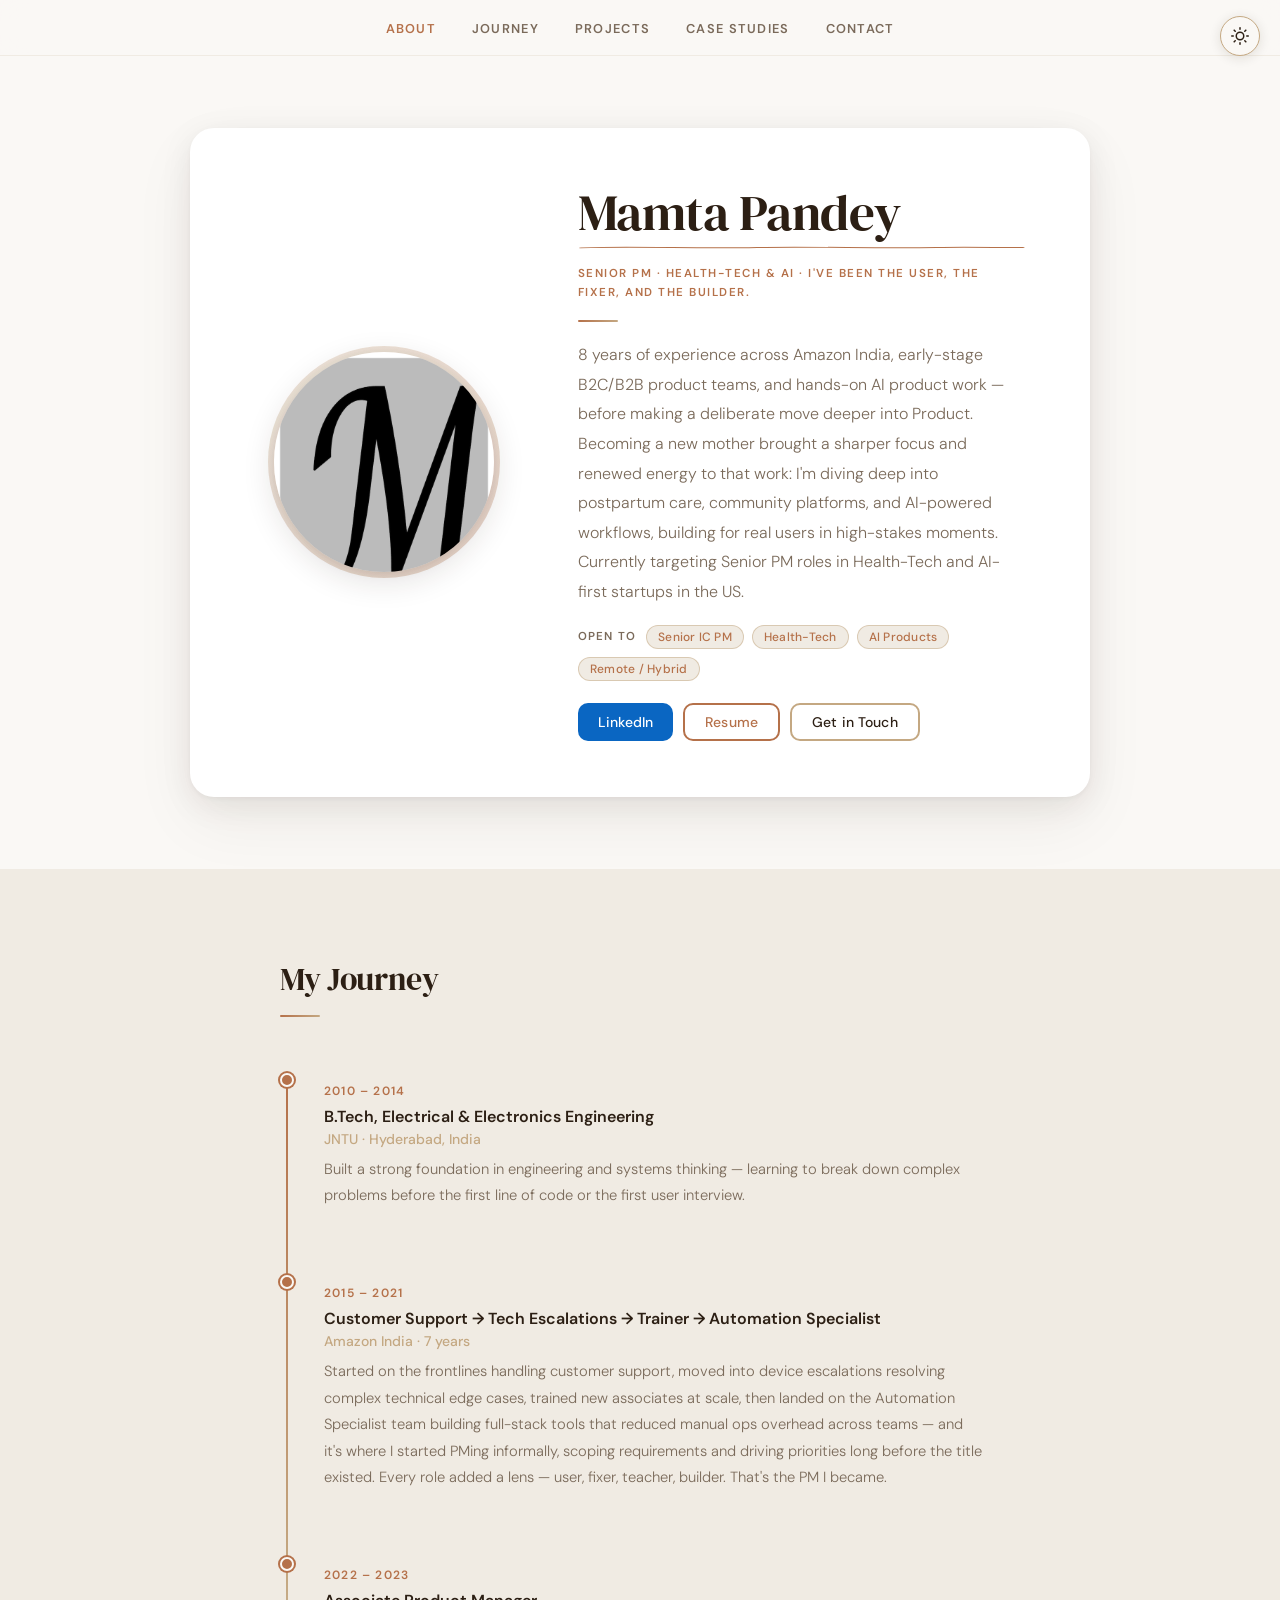
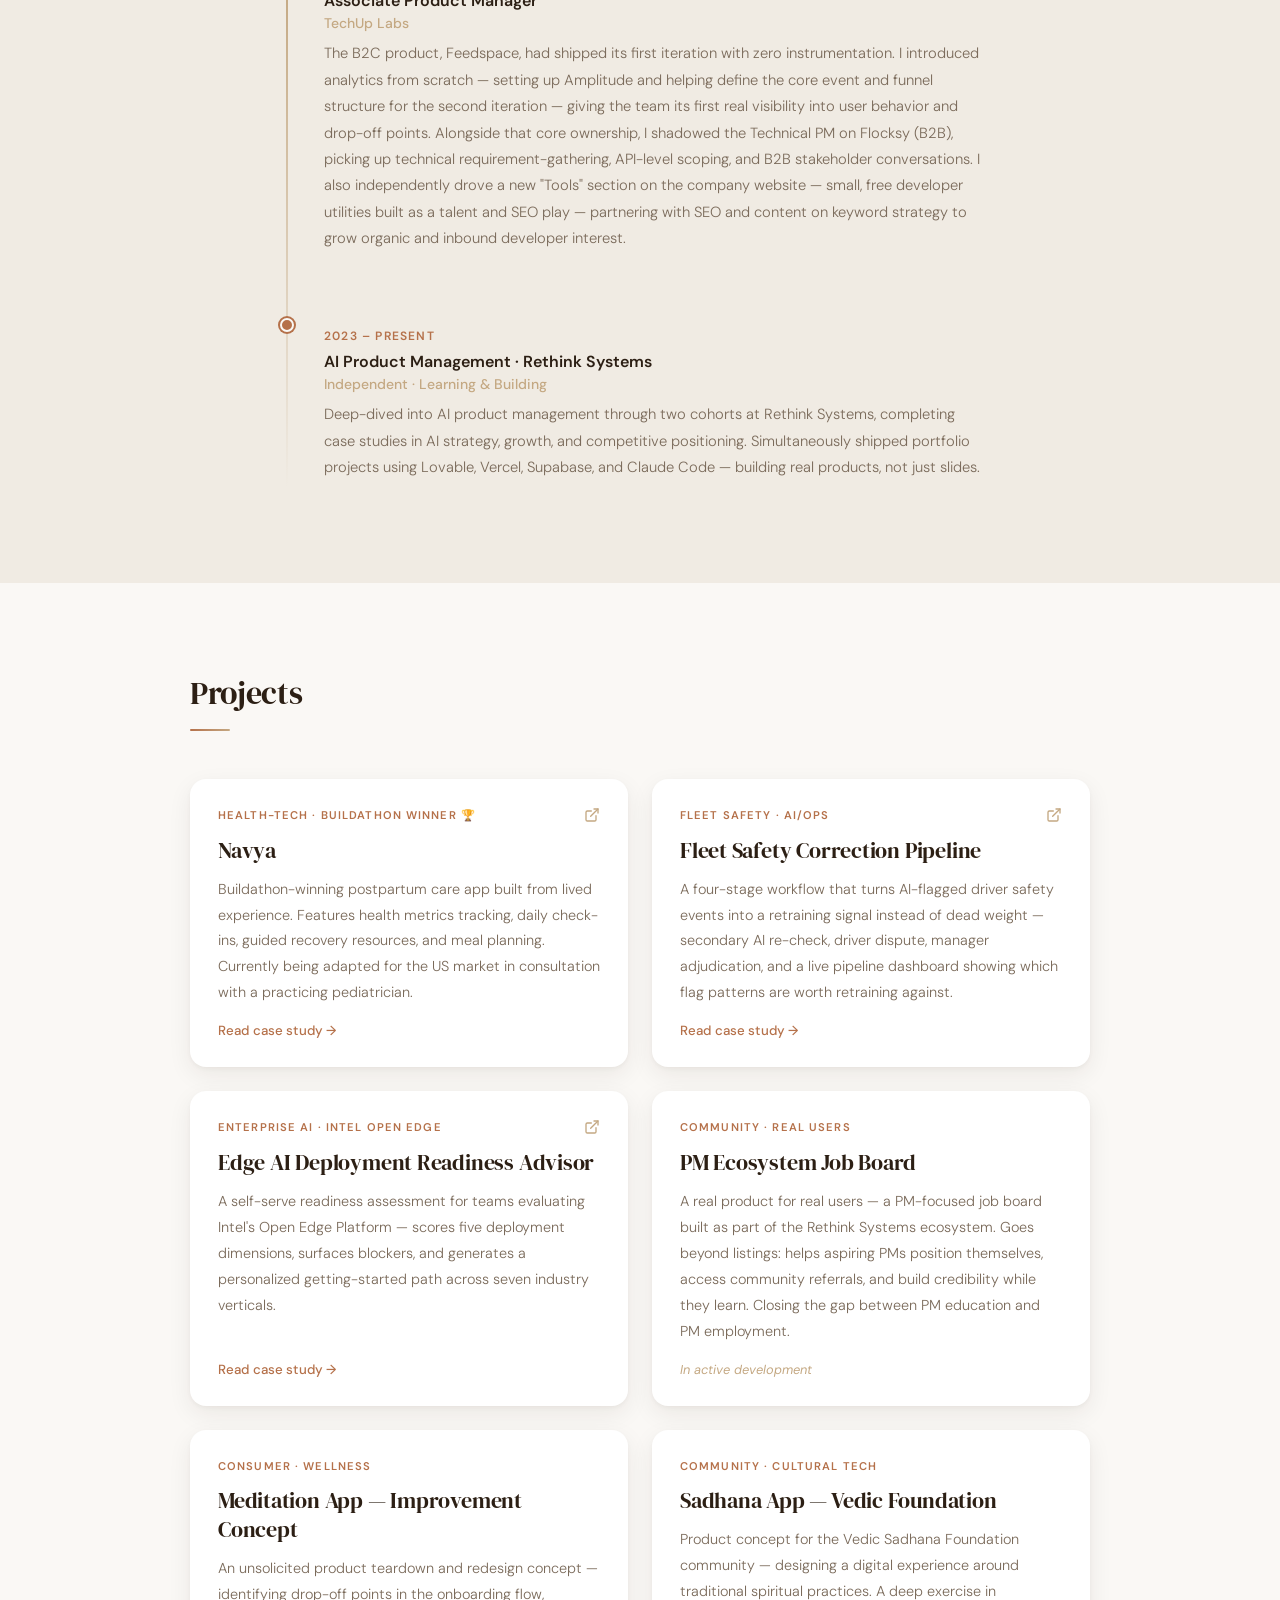
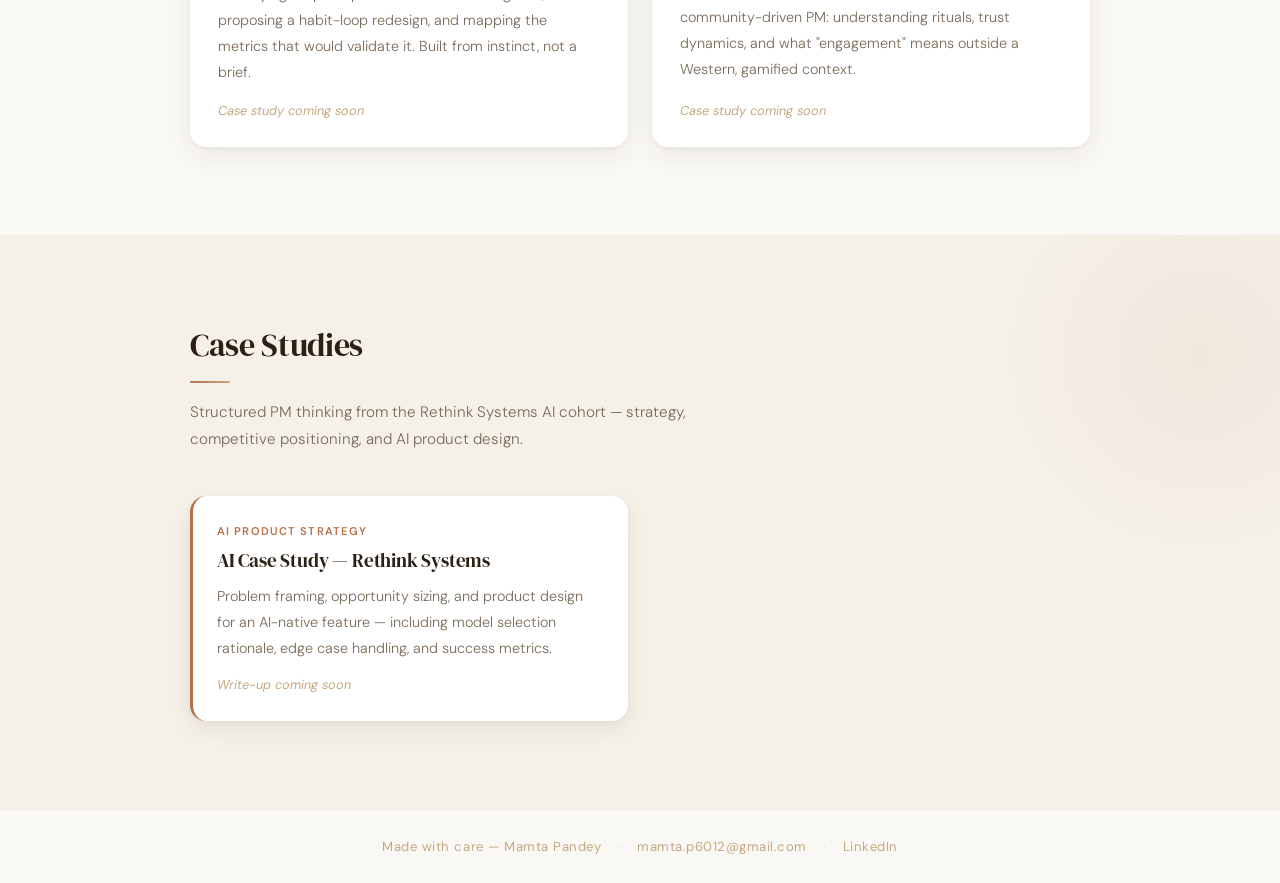
<file: index.html>
<!DOCTYPE html>
<html lang="en">
<head>
  <meta charset="UTF-8" />
  <meta name="viewport" content="width=device-width, initial-scale=1.0" />
  <title>Mamta Pandey — Senior PM</title>
  <link rel="stylesheet" href="styles.css" />
  <script>
    (function () {
      if (localStorage.getItem('theme') === 'dark')
        document.documentElement.setAttribute('data-theme', 'dark');
    })();
  </script>
</head>
<body>

  <!-- Sticky Nav -->
  <nav class="site-nav" aria-label="Page sections">
    <ul class="nav-links">
      <li><a href="#about">About</a></li>
      <li><a href="#journey">Journey</a></li>
      <li><a href="#projects">Projects</a></li>
      <li><a href="#casestudies">Case Studies</a></li>
      <li><a href="mailto:mamta.p6012@gmail.com">Contact</a></li>
    </ul>
  </nav>

  <button class="theme-toggle" id="themeToggle" aria-label="Toggle dark mode">
    <span class="icon-sun">
      <svg xmlns="http://www.w3.org/2000/svg" width="18" height="18" viewBox="0 0 24 24" fill="none" stroke="currentColor" stroke-width="2" stroke-linecap="round" stroke-linejoin="round"><circle cx="12" cy="12" r="5"/><line x1="12" y1="1" x2="12" y2="3"/><line x1="12" y1="21" x2="12" y2="23"/><line x1="4.22" y1="4.22" x2="5.64" y2="5.64"/><line x1="18.36" y1="18.36" x2="19.78" y2="19.78"/><line x1="1" y1="12" x2="3" y2="12"/><line x1="21" y1="12" x2="23" y2="12"/><line x1="4.22" y1="19.78" x2="5.64" y2="18.36"/><line x1="18.36" y1="5.64" x2="19.78" y2="4.22"/></svg>
    </span>
    <span class="icon-moon">
      <svg xmlns="http://www.w3.org/2000/svg" width="18" height="18" viewBox="0 0 24 24" fill="none" stroke="currentColor" stroke-width="2" stroke-linecap="round" stroke-linejoin="round"><path d="M21 12.79A9 9 0 1 1 11.21 3 7 7 0 0 0 21 12.79z"/></svg>
    </span>
  </button>

  <!-- Hero -->
  <main id="about">
    <div class="card">

      <div class="photo-col">
        <div class="photo-wrapper" id="photoWrapper"></div>
      </div>

      <div class="text-col">
        <div class="name-wrap">
          <h1 class="name">Mamta Pandey</h1>
          <!-- Signature animated underline -->
          <svg class="name-underline" viewBox="0 0 300 8" preserveAspectRatio="none" aria-hidden="true">
            <path d="M2,5 C40,1 80,7 120,4 C160,1 200,7 240,4 C265,2 285,5 298,4" />
          </svg>
        </div>

        <p class="tagline">Senior PM · Health-Tech & AI · I've been the user, the fixer, and the builder.</p>
        <div class="divider"></div>
        <p class="intro">
          8 years of experience across Amazon India, early-stage B2C/B2B product
          teams, and hands-on AI product work — before making a deliberate move
          deeper into Product. Becoming a new mother brought a sharper focus and
          renewed energy to that work: I'm diving deep into postpartum care,
          community platforms, and AI-powered workflows, building for real users
          in high-stakes moments. Currently targeting Senior PM roles in
          Health-Tech and AI-first startups in the US.
        </p>

        <div class="looking-for">
          <span class="looking-for-label">Open to</span>
          <span class="looking-for-pill">Senior IC PM</span>
          <span class="looking-for-pill">Health-Tech</span>
          <span class="looking-for-pill">AI Products</span>
          <span class="looking-for-pill">Remote / Hybrid</span>
        </div>

        <div class="btn-row">
          <a class="btn btn-linkedin" href="https://www.linkedin.com/in/mamtap1512" target="_blank" rel="noopener noreferrer">LinkedIn</a>
          <a class="btn btn-resume" href="Mamta-Pandey-Resume.docx" target="_blank" rel="noopener noreferrer">Resume</a>
          <a class="btn btn-email" href="mailto:mamta.p6012@gmail.com">Get in Touch</a>
        </div>
      </div>

    </div>
  </main>

  <!-- Journey -->
  <section class="journey reveal" id="journey">
    <div class="journey-inner">
      <h2 class="section-title">My Journey</h2>
      <div class="timeline">

        <div class="timeline-item">
          <div class="timeline-dot"></div>
          <div class="timeline-content">
            <span class="timeline-year">2010 – 2014</span>
            <h3 class="timeline-role">B.Tech, Electrical & Electronics Engineering</h3>
            <p class="timeline-org">JNTU · Hyderabad, India</p>
            <p class="timeline-desc">Built a strong foundation in engineering and systems thinking — learning to break down complex problems before the first line of code or the first user interview.</p>
          </div>
        </div>

        <div class="timeline-item">
          <div class="timeline-dot"></div>
          <div class="timeline-content">
            <span class="timeline-year">2015 – 2021</span>
            <h3 class="timeline-role">Customer Support → Tech Escalations → Trainer → Automation Specialist</h3>
            <p class="timeline-org">Amazon India · 7 years</p>
            <p class="timeline-desc">Started on the frontlines handling customer support, moved into device escalations resolving complex technical edge cases, trained new associates at scale, then landed on the Automation Specialist team building full-stack tools that reduced manual ops overhead across teams — and it's where I started PMing informally, scoping requirements and driving priorities long before the title existed. Every role added a lens — user, fixer, teacher, builder. That's the PM I became.</p>
          </div>
        </div>

        <div class="timeline-item">
          <div class="timeline-dot"></div>
          <div class="timeline-content">
            <span class="timeline-year">2022 – 2023</span>
            <h3 class="timeline-role">Associate Product Manager</h3>
            <p class="timeline-org">TechUp Labs</p>
            <p class="timeline-desc">The B2C product, Feedspace, had shipped its first iteration with zero instrumentation. I introduced analytics from scratch — setting up Amplitude and helping define the core event and funnel structure for the second iteration — giving the team its first real visibility into user behavior and drop-off points. Alongside that core ownership, I shadowed the Technical PM on Flocksy (B2B), picking up technical requirement-gathering, API-level scoping, and B2B stakeholder conversations. I also independently drove a new "Tools" section on the company website — small, free developer utilities built as a talent and SEO play — partnering with SEO and content on keyword strategy to grow organic and inbound developer interest.</p>
          </div>
        </div>

        <div class="timeline-item">
          <div class="timeline-dot"></div>
          <div class="timeline-content">
            <span class="timeline-year">2023 – Present</span>
            <h3 class="timeline-role">AI Product Management · Rethink Systems</h3>
            <p class="timeline-org">Independent · Learning & Building</p>
            <p class="timeline-desc">Deep-dived into AI product management through two cohorts at Rethink Systems, completing case studies in AI strategy, growth, and competitive positioning. Simultaneously shipped portfolio projects using Lovable, Vercel, Supabase, and Claude Code — building real products, not just slides.</p>
          </div>
        </div>

      </div>
    </div>
  </section>

  <!-- Projects -->
  <section class="projects reveal" id="projects">
    <div class="projects-inner">
      <h2 class="section-title">Projects</h2>
      <div class="projects-grid">

        <div class="project-card">
          <div class="project-card-header">
            <span class="project-tag">Health-Tech · Buildathon Winner 🏆</span>
            <a class="project-link-icon" href="https://postpartum-sooty.vercel.app/" target="_blank" rel="noopener noreferrer" aria-label="Open Navya">
              <svg xmlns="http://www.w3.org/2000/svg" width="16" height="16" viewBox="0 0 24 24" fill="none" stroke="currentColor" stroke-width="2" stroke-linecap="round" stroke-linejoin="round"><path d="M18 13v6a2 2 0 0 1-2 2H5a2 2 0 0 1-2-2V8a2 2 0 0 1 2-2h6"/><polyline points="15 3 21 3 21 9"/><line x1="10" y1="14" x2="21" y2="3"/></svg>
            </a>
          </div>
          <h3 class="project-name">Navya</h3>
          <p class="project-desc">Buildathon-winning postpartum care app built from lived experience. Features health metrics tracking, daily check-ins, guided recovery resources, and meal planning. Currently being adapted for the US market in consultation with a practicing pediatrician.</p>
          <a class="project-cta" href="navya.html">Read case study →</a>
        </div>

        <div class="project-card">
          <div class="project-card-header">
            <span class="project-tag">Fleet Safety · AI/Ops</span>
            <a class="project-link-icon" href="https://samsara-safety-pipeline.vercel.app" target="_blank" rel="noopener noreferrer" aria-label="Open Fleet Safety Correction Pipeline">
              <svg xmlns="http://www.w3.org/2000/svg" width="16" height="16" viewBox="0 0 24 24" fill="none" stroke="currentColor" stroke-width="2" stroke-linecap="round" stroke-linejoin="round"><path d="M18 13v6a2 2 0 0 1-2 2H5a2 2 0 0 1-2-2V8a2 2 0 0 1 2-2h6"/><polyline points="15 3 21 3 21 9"/><line x1="10" y1="14" x2="21" y2="3"/></svg>
            </a>
          </div>
          <h3 class="project-name">Fleet Safety Correction Pipeline</h3>
          <p class="project-desc">A four-stage workflow that turns AI-flagged driver safety events into a retraining signal instead of dead weight — secondary AI re-check, driver dispute, manager adjudication, and a live pipeline dashboard showing which flag patterns are worth retraining against.</p>
          <a class="project-cta" href="samsara.html">Read case study →</a>
        </div>

        <div class="project-card">
          <div class="project-card-header">
            <span class="project-tag">Enterprise AI · Intel Open Edge</span>
            <a class="project-link-icon" href="https://intel-edge-advisor.vercel.app" target="_blank" rel="noopener noreferrer" aria-label="Open Edge AI Deployment Readiness Advisor">
              <svg xmlns="http://www.w3.org/2000/svg" width="16" height="16" viewBox="0 0 24 24" fill="none" stroke="currentColor" stroke-width="2" stroke-linecap="round" stroke-linejoin="round"><path d="M18 13v6a2 2 0 0 1-2 2H5a2 2 0 0 1-2-2V8a2 2 0 0 1 2-2h6"/><polyline points="15 3 21 3 21 9"/><line x1="10" y1="14" x2="21" y2="3"/></svg>
            </a>
          </div>
          <h3 class="project-name">Edge AI Deployment Readiness Advisor</h3>
          <p class="project-desc">A self-serve readiness assessment for teams evaluating Intel's Open Edge Platform — scores five deployment dimensions, surfaces blockers, and generates a personalized getting-started path across seven industry verticals.</p>
          <a class="project-cta" href="intel-edge-advisor.html">Read case study →</a>
        </div>

        <div class="project-card">
          <div class="project-card-header">
            <span class="project-tag">Community · Real Users</span>
          </div>
          <h3 class="project-name">PM Ecosystem Job Board</h3>
          <p class="project-desc">A real product for real users — a PM-focused job board built as part of the Rethink Systems ecosystem. Goes beyond listings: helps aspiring PMs position themselves, access community referrals, and build credibility while they learn. Closing the gap between PM education and PM employment.</p>
          <span class="muted-cta">In active development</span>
        </div>

        <div class="project-card">
          <div class="project-card-header">
            <span class="project-tag">Consumer · Wellness</span>
          </div>
          <h3 class="project-name">Meditation App — Improvement Concept</h3>
          <p class="project-desc">An unsolicited product teardown and redesign concept — identifying drop-off points in the onboarding flow, proposing a habit-loop redesign, and mapping the metrics that would validate it. Built from instinct, not a brief.</p>
          <span class="muted-cta">Case study coming soon</span>
        </div>

        <div class="project-card">
          <div class="project-card-header">
            <span class="project-tag">Community · Cultural Tech</span>
          </div>
          <h3 class="project-name">Sadhana App — Vedic Foundation</h3>
          <p class="project-desc">Product concept for the Vedic Sadhana Foundation community — designing a digital experience around traditional spiritual practices. A deep exercise in community-driven PM: understanding rituals, trust dynamics, and what "engagement" means outside a Western, gamified context.</p>
          <span class="muted-cta">Case study coming soon</span>
        </div>

      </div>
    </div>
  </section>

  <!-- Case Studies -->
  <section class="casestudies reveal" id="casestudies">
    <div class="casestudies-inner">
      <h2 class="section-title">Case Studies</h2>
      <p class="section-subtitle">Structured PM thinking from the Rethink Systems AI cohort — strategy, competitive positioning, and AI product design.</p>
      <div class="casestudies-list">

        <div class="cs-card">
          <span class="cs-tag">AI Product Strategy</span>
          <h3 class="cs-title">AI Case Study — Rethink Systems</h3>
          <p class="cs-desc">Problem framing, opportunity sizing, and product design for an AI-native feature — including model selection rationale, edge case handling, and success metrics.</p>
          <span class="muted-cta">Write-up coming soon</span>
        </div>

      </div>
    </div>
  </section>

  <footer>
    <span>Made with care — Mamta Pandey</span>
    <span class="footer-dot">·</span>
    <a href="mailto:mamta.p6012@gmail.com">mamta.p6012@gmail.com</a>
    <span class="footer-dot">·</span>
    <a href="https://www.linkedin.com/in/mamtap1512" target="_blank" rel="noopener noreferrer">LinkedIn</a>
  </footer>

  <script>
    // Photo / initials
    const wrapper = document.getElementById('photoWrapper');
    const img = new Image();
    img.alt = 'Mamta Pandey';
    img.className = 'photo-circle';
    img.onload = () => wrapper.appendChild(img);
    img.src = 'photo.jpg';
    img.onerror = function () {
      img.onerror = () => {
        const initials = document.createElement('div');
        initials.className = 'photo-initials';
        initials.textContent = 'MP';
        wrapper.appendChild(initials);
      };
      img.src = 'nophoto.png';
    };

    // Dark mode toggle
    const toggle = document.getElementById('themeToggle');
    toggle.addEventListener('click', () => {
      const isDark = document.documentElement.getAttribute('data-theme') === 'dark';
      const next = isDark ? 'light' : 'dark';
      document.documentElement.setAttribute('data-theme', next);
      localStorage.setItem('theme', next);
    });

    // Scroll-reveal for sections
    const revealEls = document.querySelectorAll('.reveal');
    const observer = new IntersectionObserver(
      (entries) => entries.forEach(e => { if (e.isIntersecting) { e.target.classList.add('visible'); observer.unobserve(e.target); } }),
      { threshold: 0.08 }
    );
    revealEls.forEach(el => observer.observe(el));

    // Active nav link highlight on scroll
    const sections = document.querySelectorAll('main[id], section[id]');
    const navLinks = document.querySelectorAll('.nav-links a');
    const navObserver = new IntersectionObserver(
      (entries) => {
        entries.forEach(e => {
          if (e.isIntersecting) {
            navLinks.forEach(a => a.style.color = '');
            const active = document.querySelector(`.nav-links a[href="#${e.target.id}"]`);
            if (active) active.style.color = 'var(--terracotta)';
          }
        });
      },
      { threshold: 0.4 }
    );
    sections.forEach(s => navObserver.observe(s));
  </script>

</body>
</html>
</file>
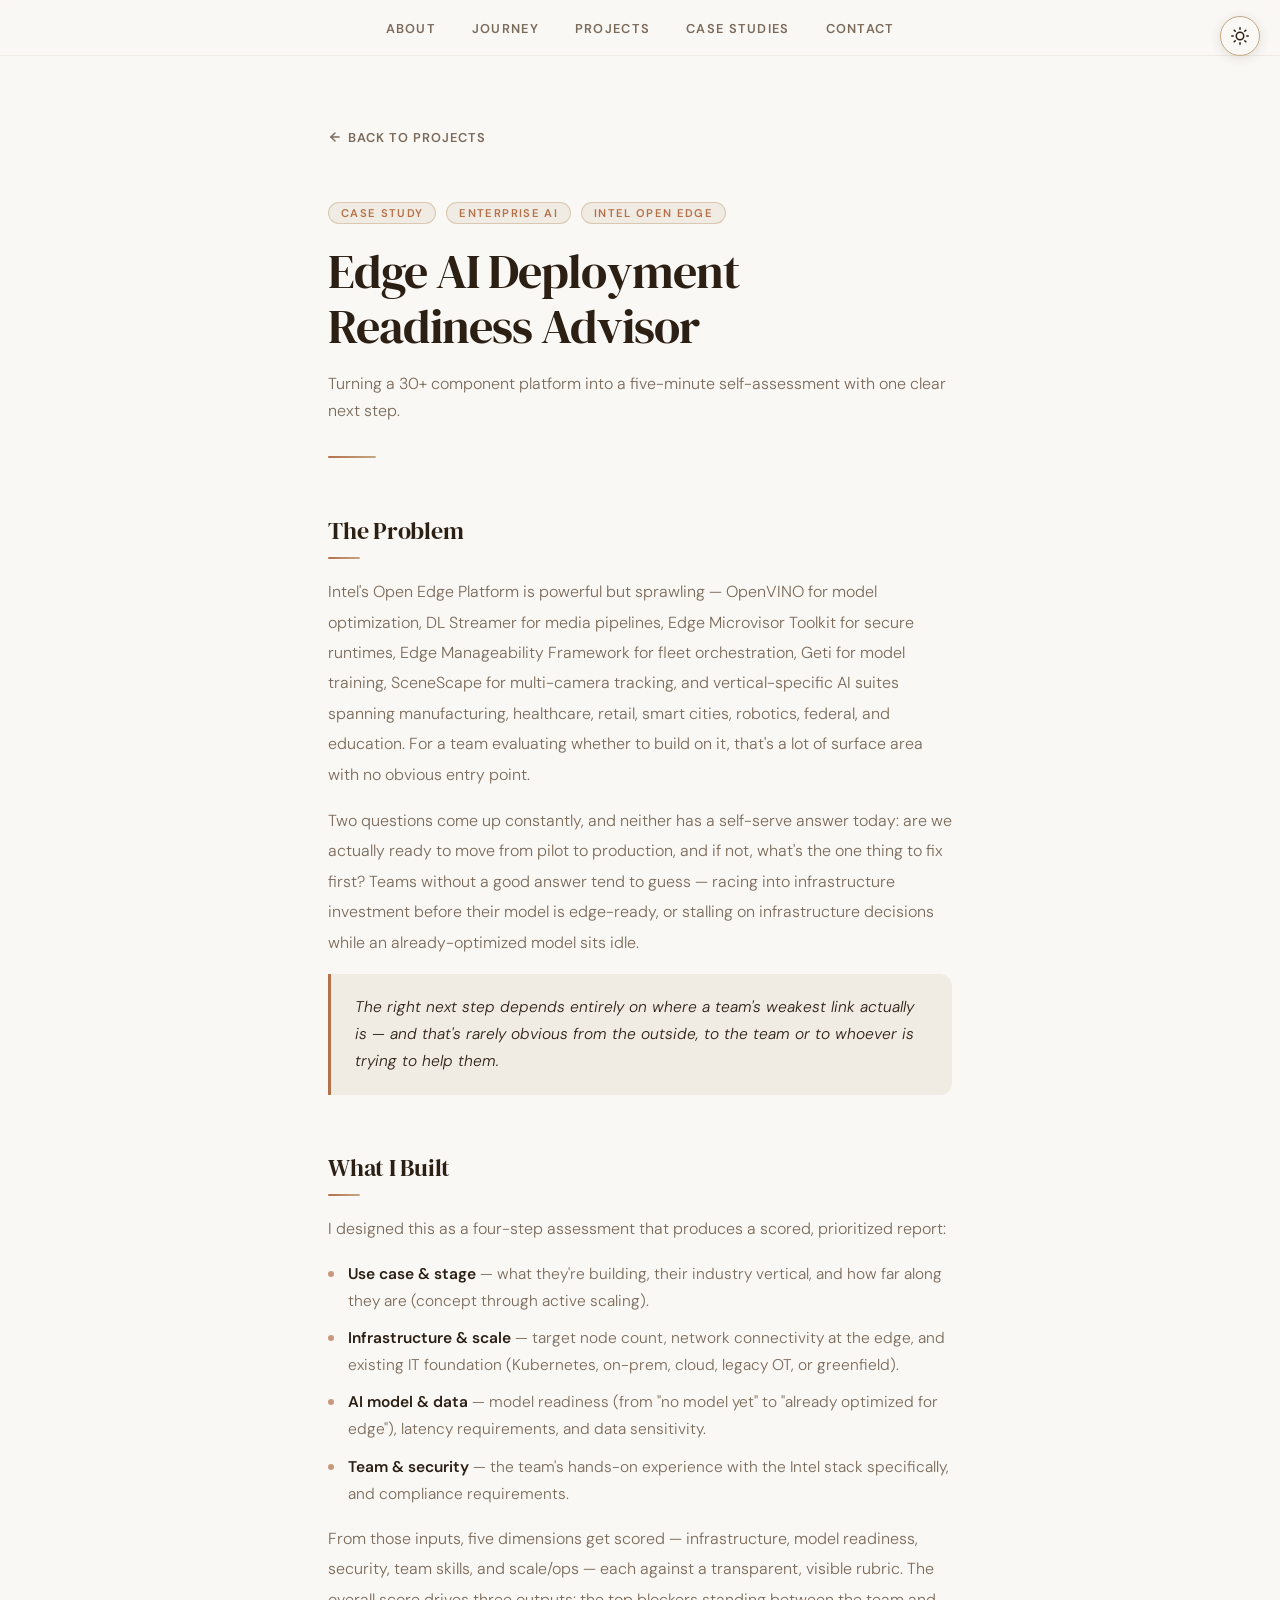
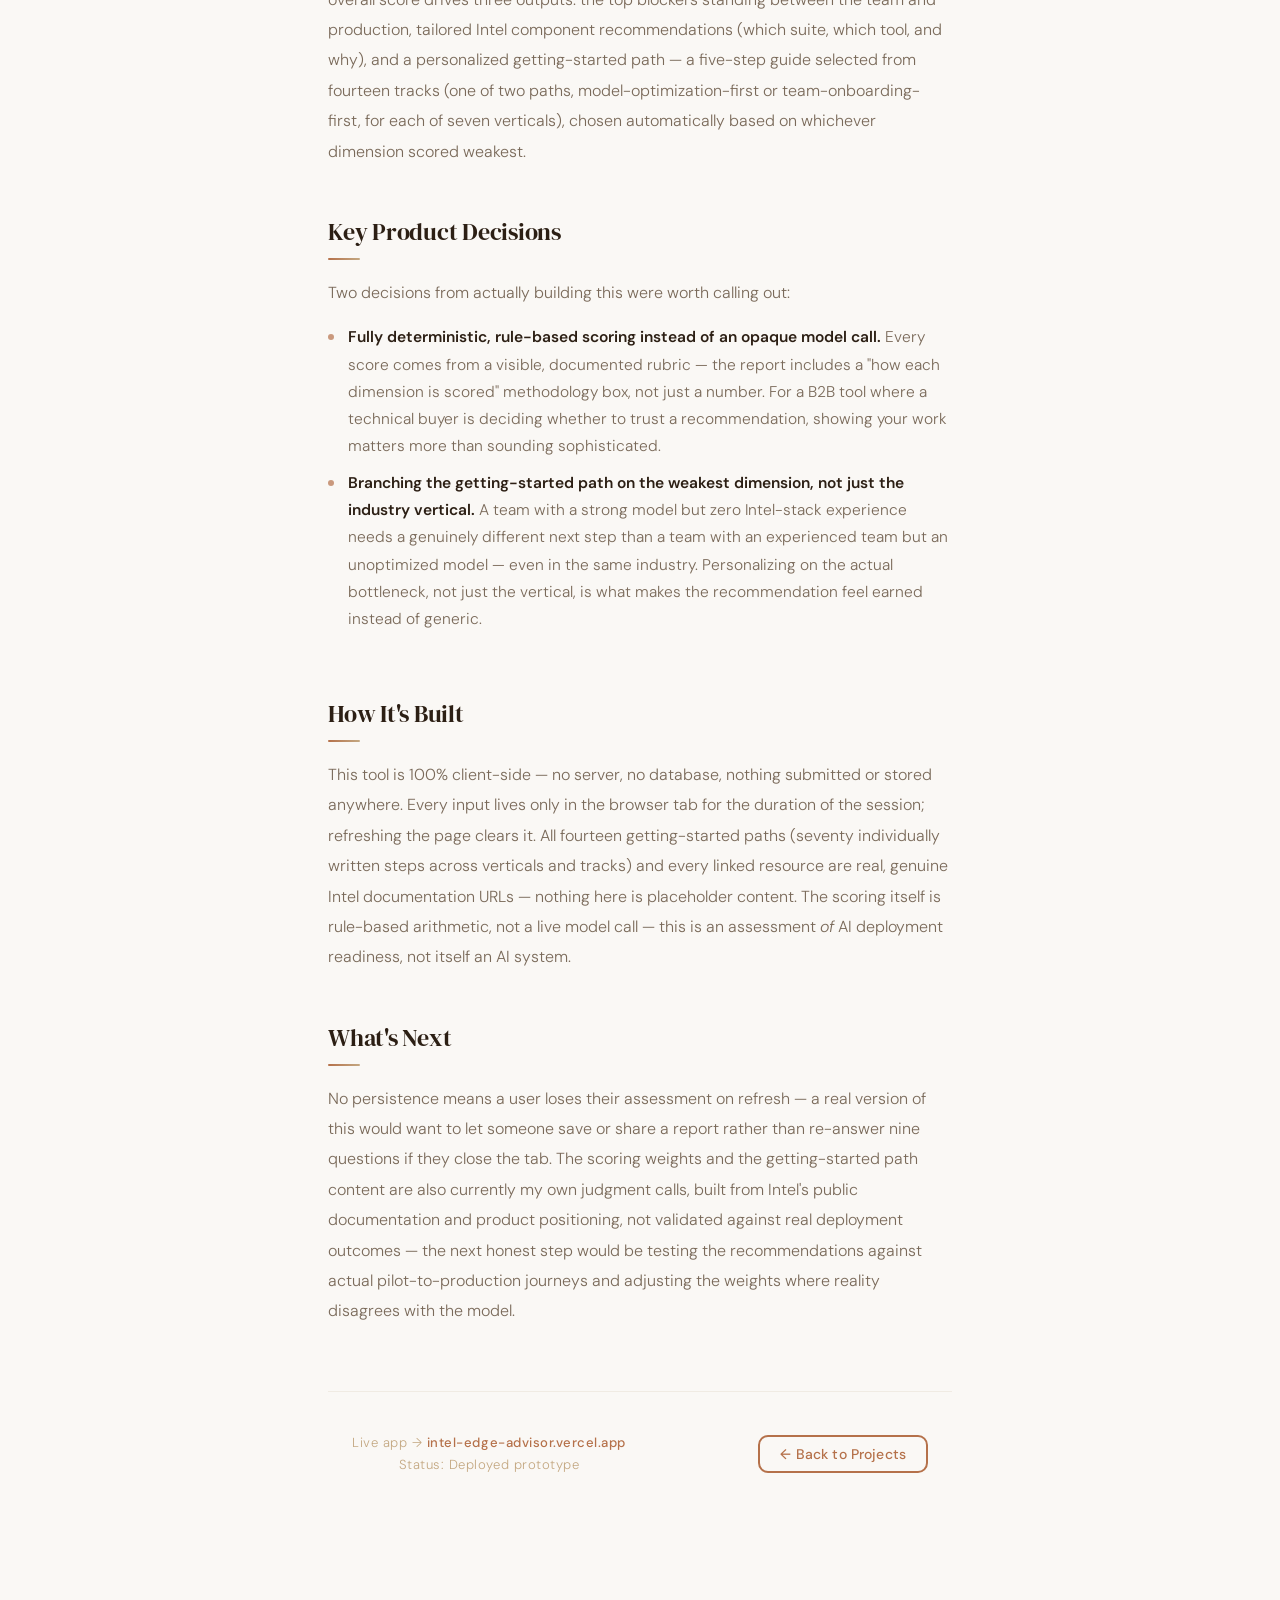
<file: intel-edge-advisor.html>
<!DOCTYPE html>
<html lang="en">
<head>
  <meta charset="UTF-8" />
  <meta name="viewport" content="width=device-width, initial-scale=1.0" />
  <title>Edge AI Deployment Readiness Advisor — Case Study · Mamta Pandey</title>
  <link rel="stylesheet" href="styles.css" />
  <script>
    (function () {
      if (localStorage.getItem('theme') === 'dark')
        document.documentElement.setAttribute('data-theme', 'dark');
    })();
  </script>
  <style>
    /* ── Case Study Page ── */
    .cs-page {
      max-width: 720px;
      margin: 0 auto;
      padding: 72px 48px 96px;
    }

    .cs-back {
      display: inline-flex;
      align-items: center;
      gap: 6px;
      font-size: 0.8rem;
      font-weight: 600;
      letter-spacing: 0.08em;
      text-transform: uppercase;
      color: var(--muted);
      text-decoration: none;
      margin-bottom: 56px;
      transition: color var(--transition);
    }
    .cs-back:hover { color: var(--terracotta); }
    .cs-back svg { transition: transform var(--transition); }
    .cs-back:hover svg { transform: translateX(-3px); }

    .cs-header { margin-bottom: 56px; }

    .cs-label {
      display: flex;
      align-items: center;
      gap: 10px;
      margin-bottom: 20px;
      flex-wrap: wrap;
    }
    .cs-label-tag {
      font-size: 0.7rem;
      font-weight: 600;
      letter-spacing: 0.12em;
      text-transform: uppercase;
      color: var(--terracotta);
      background: var(--sand);
      border: 1px solid rgba(196,168,130,0.5);
      border-radius: 999px;
      padding: 3px 12px;
    }

    .cs-page-title {
      font-family: var(--font-serif);
      font-size: clamp(2rem, 5vw, 3rem);
      font-weight: 400;
      color: var(--espresso);
      line-height: 1.15;
      letter-spacing: -0.02em;
      margin-bottom: 16px;
    }

    .cs-page-subtitle {
      font-size: 1rem;
      font-weight: 300;
      color: var(--muted);
      line-height: 1.7;
    }

    .cs-divider {
      width: 48px;
      height: 2px;
      background: linear-gradient(90deg, var(--terracotta), var(--clay));
      border-radius: 2px;
      margin: 32px 0;
    }

    /* ── Body content ── */
    .cs-body { display: flex; flex-direction: column; gap: 48px; }

    .cs-section h2 {
      font-family: var(--font-serif);
      font-size: 1.5rem;
      font-weight: 400;
      color: var(--espresso);
      letter-spacing: -0.01em;
      margin-bottom: 18px;
    }
    .cs-section h2::after {
      content: '';
      display: block;
      width: 32px;
      height: 2px;
      background: linear-gradient(90deg, var(--terracotta), var(--clay));
      border-radius: 2px;
      margin-top: 10px;
    }

    .cs-section p {
      font-size: 1rem;
      font-weight: 300;
      line-height: 1.9;
      color: var(--muted);
      margin-bottom: 16px;
    }
    .cs-section p:last-child { margin-bottom: 0; }

    .cs-section strong {
      font-weight: 600;
      color: var(--espresso);
    }

    /* Insight callout */
    .cs-callout {
      background: var(--sand);
      border-left: 3px solid var(--terracotta);
      border-radius: 0 12px 12px 0;
      padding: 20px 24px;
      margin: 8px 0;
    }
    .cs-callout p {
      font-size: 0.97rem;
      font-style: italic;
      color: var(--espresso);
      margin: 0;
      line-height: 1.75;
    }

    /* Bullet lists */
    .cs-list {
      list-style: none;
      padding: 0;
      margin: 8px 0 16px;
      display: flex;
      flex-direction: column;
      gap: 10px;
    }
    .cs-list li {
      font-size: 0.97rem;
      font-weight: 300;
      line-height: 1.75;
      color: var(--muted);
      padding-left: 20px;
      position: relative;
    }
    .cs-list li::before {
      content: '';
      position: absolute;
      left: 0;
      top: 10px;
      width: 6px;
      height: 6px;
      border-radius: 50%;
      background: var(--terracotta);
      opacity: 0.7;
    }

    /* Footer CTA */
    .cs-footer {
      margin-top: 64px;
      padding-top: 40px;
      border-top: 1px solid var(--sand);
      display: flex;
      align-items: center;
      justify-content: space-between;
      flex-wrap: wrap;
      gap: 16px;
    }
    .cs-footer-meta {
      font-size: 0.82rem;
      font-weight: 300;
      color: var(--clay);
      line-height: 1.7;
    }
    .cs-footer-meta a {
      color: var(--terracotta);
      text-decoration: none;
      font-weight: 500;
      transition: color var(--transition);
    }
    .cs-footer-meta a:hover { color: var(--espresso); }

    @media (max-width: 768px) {
      .cs-page { padding: 48px 24px 72px; }
      .cs-footer { flex-direction: column; align-items: flex-start; }
    }
  </style>
</head>
<body>

  <nav class="site-nav" aria-label="Page sections">
    <ul class="nav-links">
      <li><a href="index.html#about">About</a></li>
      <li><a href="index.html#journey">Journey</a></li>
      <li><a href="index.html#projects">Projects</a></li>
      <li><a href="index.html#casestudies">Case Studies</a></li>
      <li><a href="mailto:mamta.p6012@gmail.com">Contact</a></li>
    </ul>
  </nav>

  <button class="theme-toggle" id="themeToggle" aria-label="Toggle dark mode">
    <span class="icon-sun">
      <svg xmlns="http://www.w3.org/2000/svg" width="18" height="18" viewBox="0 0 24 24" fill="none" stroke="currentColor" stroke-width="2" stroke-linecap="round" stroke-linejoin="round"><circle cx="12" cy="12" r="5"/><line x1="12" y1="1" x2="12" y2="3"/><line x1="12" y1="21" x2="12" y2="23"/><line x1="4.22" y1="4.22" x2="5.64" y2="5.64"/><line x1="18.36" y1="18.36" x2="19.78" y2="19.78"/><line x1="1" y1="12" x2="3" y2="12"/><line x1="21" y1="12" x2="23" y2="12"/><line x1="4.22" y1="19.78" x2="5.64" y2="18.36"/><line x1="18.36" y1="5.64" x2="19.78" y2="4.22"/></svg>
    </span>
    <span class="icon-moon">
      <svg xmlns="http://www.w3.org/2000/svg" width="18" height="18" viewBox="0 0 24 24" fill="none" stroke="currentColor" stroke-width="2" stroke-linecap="round" stroke-linejoin="round"><path d="M21 12.79A9 9 0 1 1 11.21 3 7 7 0 0 0 21 12.79z"/></svg>
    </span>
  </button>

  <article class="cs-page">

    <a class="cs-back" href="index.html#projects">
      <svg xmlns="http://www.w3.org/2000/svg" width="14" height="14" viewBox="0 0 24 24" fill="none" stroke="currentColor" stroke-width="2.5" stroke-linecap="round" stroke-linejoin="round"><line x1="19" y1="12" x2="5" y2="12"/><polyline points="12 19 5 12 12 5"/></svg>
      Back to Projects
    </a>

    <header class="cs-header">
      <div class="cs-label">
        <span class="cs-label-tag">Case Study</span>
        <span class="cs-label-tag">Enterprise AI</span>
        <span class="cs-label-tag">Intel Open Edge</span>
      </div>
      <h1 class="cs-page-title">Edge AI Deployment Readiness Advisor</h1>
      <p class="cs-page-subtitle">Turning a 30+ component platform into a five-minute self-assessment with one clear next step.</p>
      <div class="cs-divider"></div>
    </header>

    <div class="cs-body">

      <div class="cs-section">
        <h2>The Problem</h2>
        <p>Intel's Open Edge Platform is powerful but sprawling — OpenVINO for model optimization, DL Streamer for media pipelines, Edge Microvisor Toolkit for secure runtimes, Edge Manageability Framework for fleet orchestration, Geti for model training, SceneScape for multi-camera tracking, and vertical-specific AI suites spanning manufacturing, healthcare, retail, smart cities, robotics, federal, and education. For a team evaluating whether to build on it, that's a lot of surface area with no obvious entry point.</p>
        <p>Two questions come up constantly, and neither has a self-serve answer today: are we actually ready to move from pilot to production, and if not, what's the one thing to fix first? Teams without a good answer tend to guess — racing into infrastructure investment before their model is edge-ready, or stalling on infrastructure decisions while an already-optimized model sits idle.</p>
        <div class="cs-callout">
          <p>The right next step depends entirely on where a team's weakest link actually is — and that's rarely obvious from the outside, to the team or to whoever is trying to help them.</p>
        </div>
      </div>

      <div class="cs-section">
        <h2>What I Built</h2>
        <p>I designed this as a four-step assessment that produces a scored, prioritized report:</p>
        <ul class="cs-list">
          <li><strong>Use case & stage</strong> — what they're building, their industry vertical, and how far along they are (concept through active scaling).</li>
          <li><strong>Infrastructure & scale</strong> — target node count, network connectivity at the edge, and existing IT foundation (Kubernetes, on-prem, cloud, legacy OT, or greenfield).</li>
          <li><strong>AI model & data</strong> — model readiness (from "no model yet" to "already optimized for edge"), latency requirements, and data sensitivity.</li>
          <li><strong>Team & security</strong> — the team's hands-on experience with the Intel stack specifically, and compliance requirements.</li>
        </ul>
        <p>From those inputs, five dimensions get scored — infrastructure, model readiness, security, team skills, and scale/ops — each against a transparent, visible rubric. The overall score drives three outputs: the top blockers standing between the team and production, tailored Intel component recommendations (which suite, which tool, and why), and a personalized getting-started path — a five-step guide selected from fourteen tracks (one of two paths, model-optimization-first or team-onboarding-first, for each of seven verticals), chosen automatically based on whichever dimension scored weakest.</p>
      </div>

      <div class="cs-section">
        <h2>Key Product Decisions</h2>
        <p>Two decisions from actually building this were worth calling out:</p>
        <ul class="cs-list">
          <li><strong>Fully deterministic, rule-based scoring instead of an opaque model call.</strong> Every score comes from a visible, documented rubric — the report includes a "how each dimension is scored" methodology box, not just a number. For a B2B tool where a technical buyer is deciding whether to trust a recommendation, showing your work matters more than sounding sophisticated.</li>
          <li><strong>Branching the getting-started path on the weakest dimension, not just the industry vertical.</strong> A team with a strong model but zero Intel-stack experience needs a genuinely different next step than a team with an experienced team but an unoptimized model — even in the same industry. Personalizing on the actual bottleneck, not just the vertical, is what makes the recommendation feel earned instead of generic.</li>
        </ul>
      </div>

      <div class="cs-section">
        <h2>How It's Built</h2>
        <p>This tool is 100% client-side — no server, no database, nothing submitted or stored anywhere. Every input lives only in the browser tab for the duration of the session; refreshing the page clears it. All fourteen getting-started paths (seventy individually written steps across verticals and tracks) and every linked resource are real, genuine Intel documentation URLs — nothing here is placeholder content. The scoring itself is rule-based arithmetic, not a live model call — this is an assessment <em>of</em> AI deployment readiness, not itself an AI system.</p>
      </div>

      <div class="cs-section">
        <h2>What's Next</h2>
        <p>No persistence means a user loses their assessment on refresh — a real version of this would want to let someone save or share a report rather than re-answer nine questions if they close the tab. The scoring weights and the getting-started path content are also currently my own judgment calls, built from Intel's public documentation and product positioning, not validated against real deployment outcomes — the next honest step would be testing the recommendations against actual pilot-to-production journeys and adjusting the weights where reality disagrees with the model.</p>
      </div>

    </div>

    <footer class="cs-footer">
      <div class="cs-footer-meta">
        <div>Live app → <a href="https://intel-edge-advisor.vercel.app" target="_blank" rel="noopener noreferrer">intel-edge-advisor.vercel.app</a></div>
        <div>Status: Deployed prototype</div>
      </div>
      <a class="btn btn-resume" href="index.html#projects">← Back to Projects</a>
    </footer>

  </article>

  <script>
    const toggle = document.getElementById('themeToggle');
    toggle.addEventListener('click', () => {
      const isDark = document.documentElement.getAttribute('data-theme') === 'dark';
      const next = isDark ? 'light' : 'dark';
      document.documentElement.setAttribute('data-theme', next);
      localStorage.setItem('theme', next);
    });
  </script>

</body>
</html>
</file>
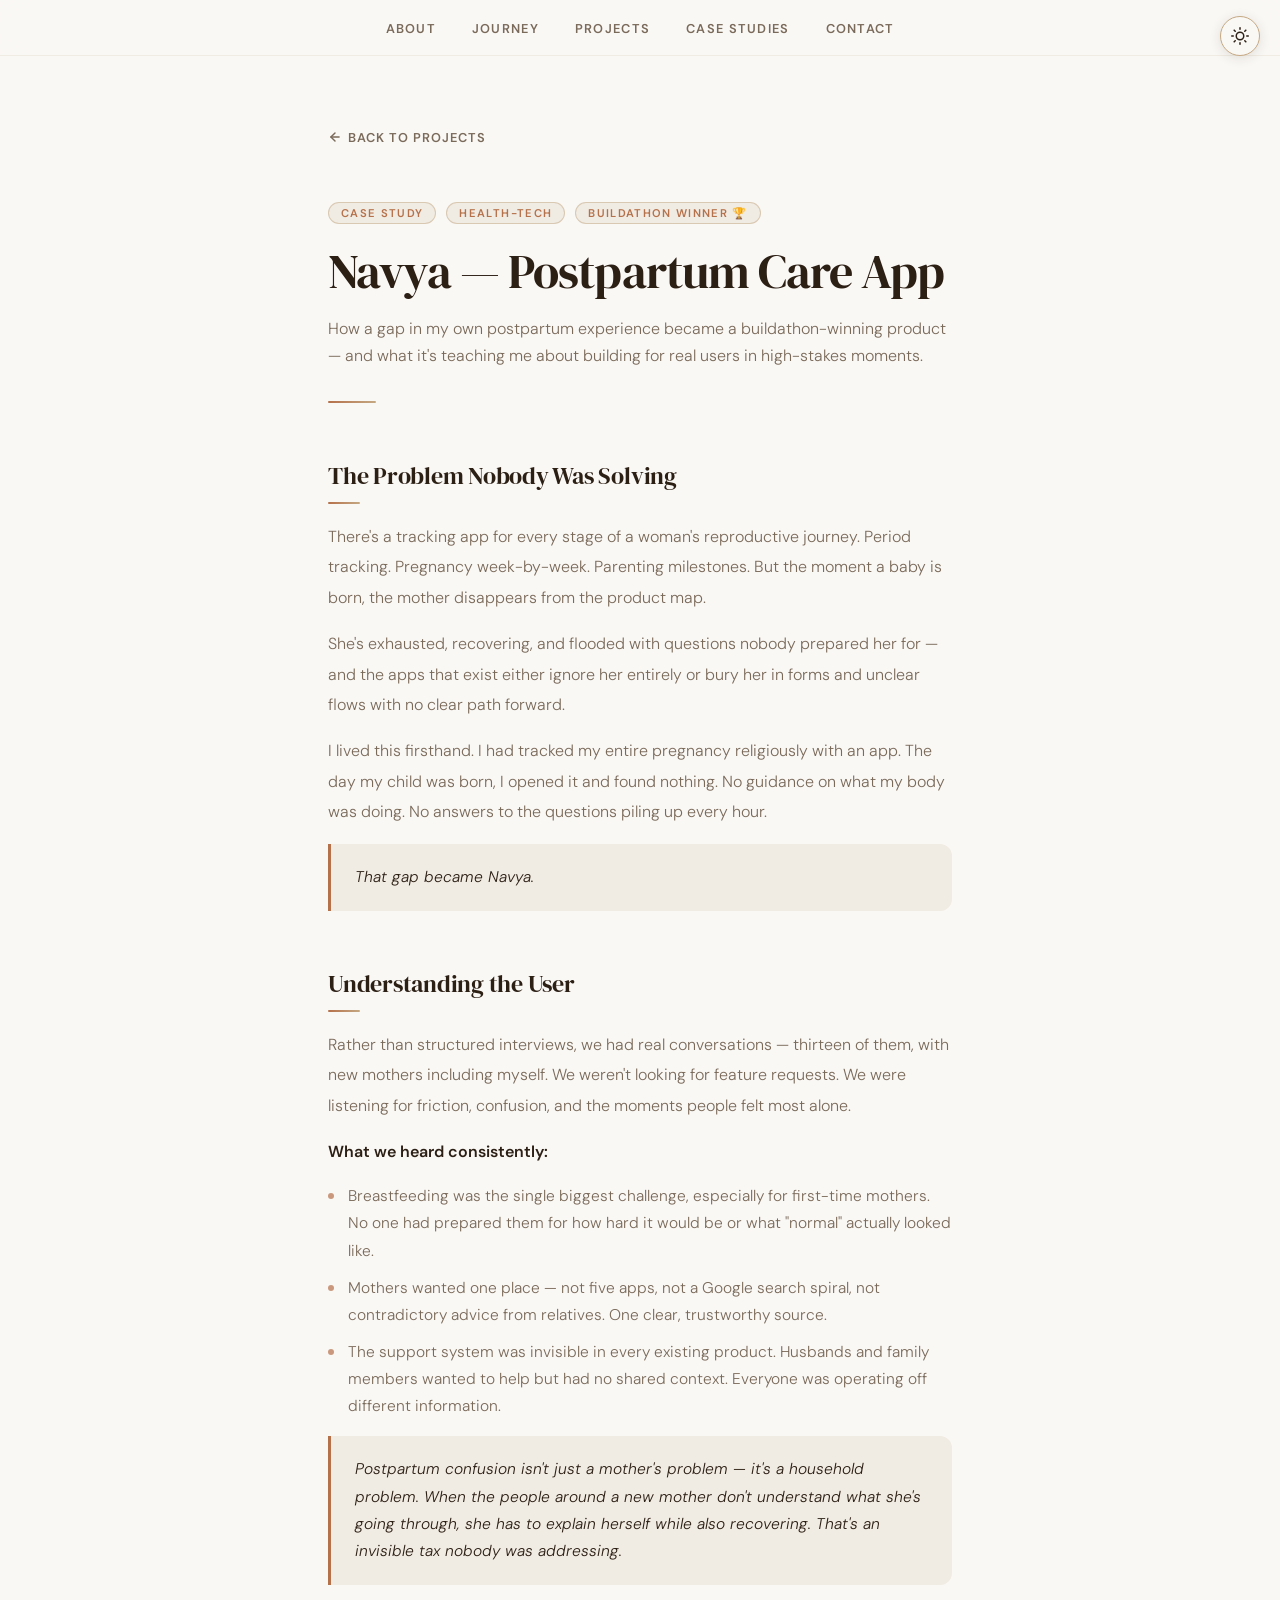
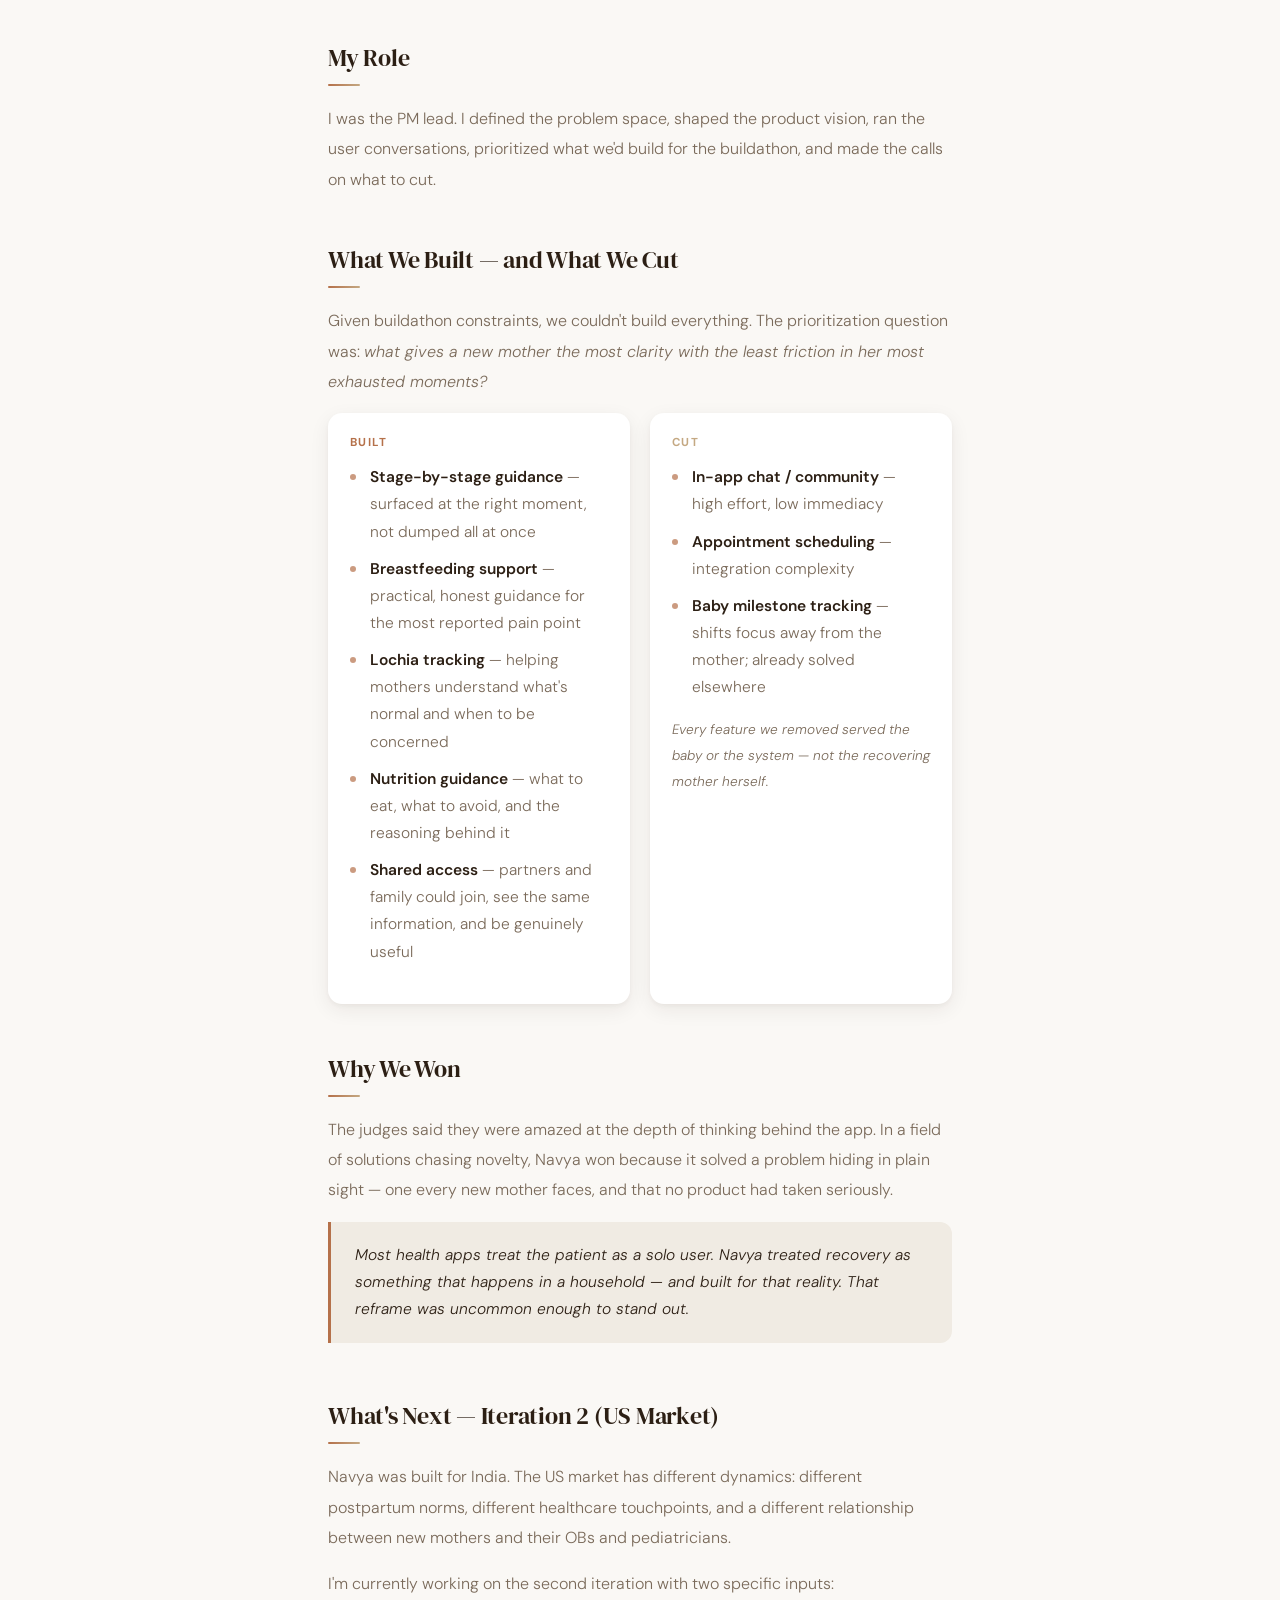
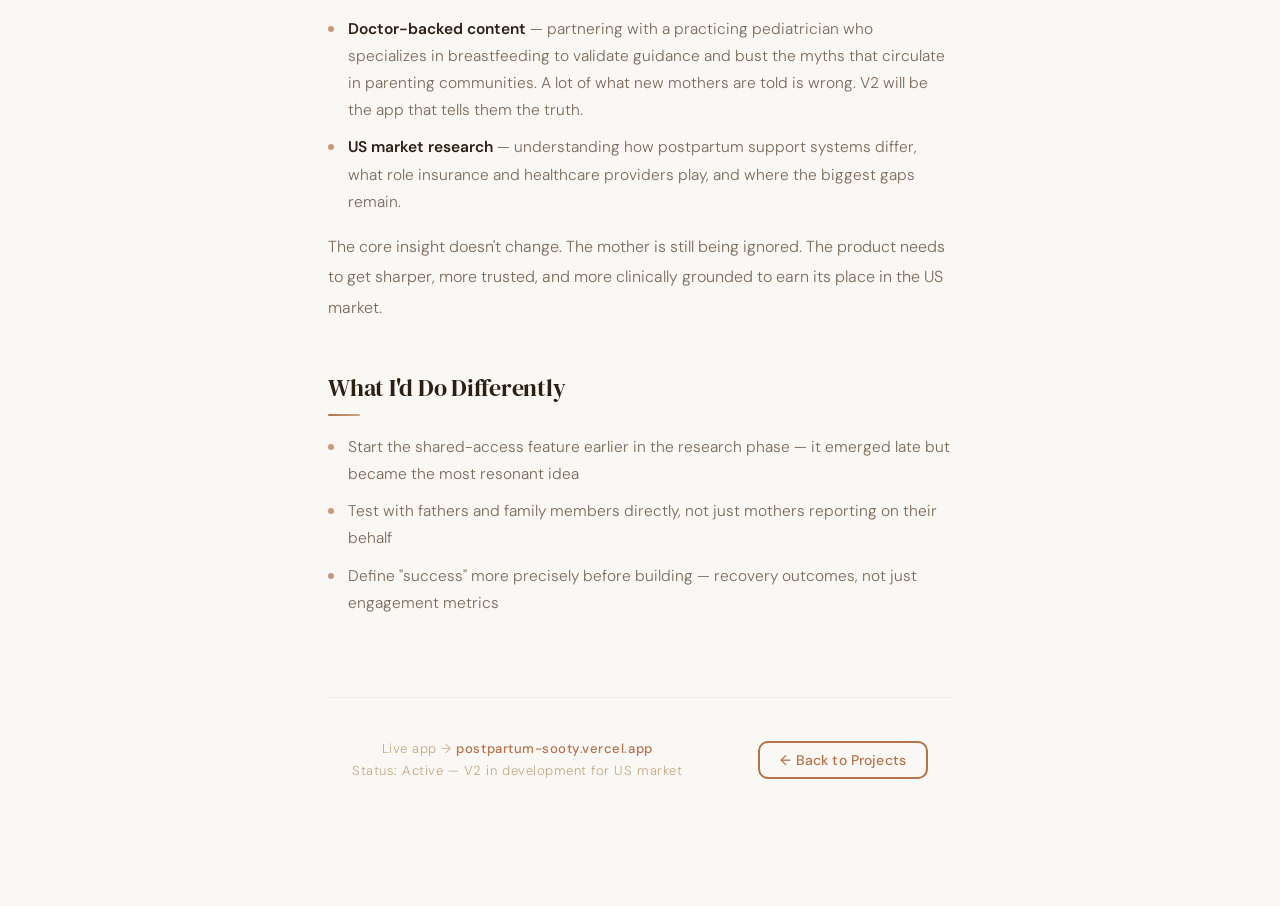
<file: navya.html>
<!DOCTYPE html>
<html lang="en">
<head>
  <meta charset="UTF-8" />
  <meta name="viewport" content="width=device-width, initial-scale=1.0" />
  <title>Navya — Case Study · Mamta Pandey</title>
  <link rel="stylesheet" href="styles.css" />
  <script>
    (function () {
      if (localStorage.getItem('theme') === 'dark')
        document.documentElement.setAttribute('data-theme', 'dark');
    })();
  </script>
  <style>
    /* ── Case Study Page ── */
    .cs-page {
      max-width: 720px;
      margin: 0 auto;
      padding: 72px 48px 96px;
    }

    .cs-back {
      display: inline-flex;
      align-items: center;
      gap: 6px;
      font-size: 0.8rem;
      font-weight: 600;
      letter-spacing: 0.08em;
      text-transform: uppercase;
      color: var(--muted);
      text-decoration: none;
      margin-bottom: 56px;
      transition: color var(--transition);
    }
    .cs-back:hover { color: var(--terracotta); }
    .cs-back svg { transition: transform var(--transition); }
    .cs-back:hover svg { transform: translateX(-3px); }

    .cs-header { margin-bottom: 56px; }

    .cs-label {
      display: flex;
      align-items: center;
      gap: 10px;
      margin-bottom: 20px;
      flex-wrap: wrap;
    }
    .cs-label-tag {
      font-size: 0.7rem;
      font-weight: 600;
      letter-spacing: 0.12em;
      text-transform: uppercase;
      color: var(--terracotta);
      background: var(--sand);
      border: 1px solid rgba(196,168,130,0.5);
      border-radius: 999px;
      padding: 3px 12px;
    }

    .cs-page-title {
      font-family: var(--font-serif);
      font-size: clamp(2rem, 5vw, 3rem);
      font-weight: 400;
      color: var(--espresso);
      line-height: 1.15;
      letter-spacing: -0.02em;
      margin-bottom: 16px;
    }

    .cs-page-subtitle {
      font-size: 1rem;
      font-weight: 300;
      color: var(--muted);
      line-height: 1.7;
    }

    .cs-divider {
      width: 48px;
      height: 2px;
      background: linear-gradient(90deg, var(--terracotta), var(--clay));
      border-radius: 2px;
      margin: 32px 0;
    }

    /* ── Body content ── */
    .cs-body { display: flex; flex-direction: column; gap: 48px; }

    .cs-section h2 {
      font-family: var(--font-serif);
      font-size: 1.5rem;
      font-weight: 400;
      color: var(--espresso);
      letter-spacing: -0.01em;
      margin-bottom: 18px;
    }
    .cs-section h2::after {
      content: '';
      display: block;
      width: 32px;
      height: 2px;
      background: linear-gradient(90deg, var(--terracotta), var(--clay));
      border-radius: 2px;
      margin-top: 10px;
    }

    .cs-section p {
      font-size: 1rem;
      font-weight: 300;
      line-height: 1.9;
      color: var(--muted);
      margin-bottom: 16px;
    }
    .cs-section p:last-child { margin-bottom: 0; }

    .cs-section strong {
      font-weight: 600;
      color: var(--espresso);
    }

    /* Insight callout */
    .cs-callout {
      background: var(--sand);
      border-left: 3px solid var(--terracotta);
      border-radius: 0 12px 12px 0;
      padding: 20px 24px;
      margin: 8px 0;
    }
    .cs-callout p {
      font-size: 0.97rem;
      font-style: italic;
      color: var(--espresso);
      margin: 0;
      line-height: 1.75;
    }

    /* Bullet lists */
    .cs-list {
      list-style: none;
      padding: 0;
      margin: 8px 0 16px;
      display: flex;
      flex-direction: column;
      gap: 10px;
    }
    .cs-list li {
      font-size: 0.97rem;
      font-weight: 300;
      line-height: 1.75;
      color: var(--muted);
      padding-left: 20px;
      position: relative;
    }
    .cs-list li::before {
      content: '';
      position: absolute;
      left: 0;
      top: 10px;
      width: 6px;
      height: 6px;
      border-radius: 50%;
      background: var(--terracotta);
      opacity: 0.7;
    }

    /* Two-column built/cut grid */
    .cs-grid {
      display: grid;
      grid-template-columns: 1fr 1fr;
      gap: 20px;
      margin-top: 8px;
    }
    .cs-grid-card {
      background: var(--white);
      border-radius: 14px;
      padding: 22px;
      box-shadow: 0 2px 4px rgba(44,31,20,.04), 0 6px 20px rgba(44,31,20,.07);
    }
    .cs-grid-card h4 {
      font-size: 0.72rem;
      font-weight: 700;
      letter-spacing: 0.12em;
      text-transform: uppercase;
      margin-bottom: 14px;
    }
    .cs-grid-card.built h4 { color: var(--terracotta); }
    .cs-grid-card.cut h4   { color: var(--clay); }

    /* Footer CTA */
    .cs-footer {
      margin-top: 64px;
      padding-top: 40px;
      border-top: 1px solid var(--sand);
      display: flex;
      align-items: center;
      justify-content: space-between;
      flex-wrap: wrap;
      gap: 16px;
    }
    .cs-footer-meta {
      font-size: 0.82rem;
      font-weight: 300;
      color: var(--clay);
      line-height: 1.7;
    }
    .cs-footer-meta a {
      color: var(--terracotta);
      text-decoration: none;
      font-weight: 500;
      transition: color var(--transition);
    }
    .cs-footer-meta a:hover { color: var(--espresso); }

    @media (max-width: 768px) {
      .cs-page { padding: 48px 24px 72px; }
      .cs-grid { grid-template-columns: 1fr; }
      .cs-footer { flex-direction: column; align-items: flex-start; }
    }
  </style>
</head>
<body>

  <nav class="site-nav" aria-label="Page sections">
    <ul class="nav-links">
      <li><a href="index.html#about">About</a></li>
      <li><a href="index.html#journey">Journey</a></li>
      <li><a href="index.html#projects">Projects</a></li>
      <li><a href="index.html#casestudies">Case Studies</a></li>
      <li><a href="mailto:mamta.p6012@gmail.com">Contact</a></li>
    </ul>
  </nav>

  <button class="theme-toggle" id="themeToggle" aria-label="Toggle dark mode">
    <span class="icon-sun">
      <svg xmlns="http://www.w3.org/2000/svg" width="18" height="18" viewBox="0 0 24 24" fill="none" stroke="currentColor" stroke-width="2" stroke-linecap="round" stroke-linejoin="round"><circle cx="12" cy="12" r="5"/><line x1="12" y1="1" x2="12" y2="3"/><line x1="12" y1="21" x2="12" y2="23"/><line x1="4.22" y1="4.22" x2="5.64" y2="5.64"/><line x1="18.36" y1="18.36" x2="19.78" y2="19.78"/><line x1="1" y1="12" x2="3" y2="12"/><line x1="21" y1="12" x2="23" y2="12"/><line x1="4.22" y1="19.78" x2="5.64" y2="18.36"/><line x1="18.36" y1="5.64" x2="19.78" y2="4.22"/></svg>
    </span>
    <span class="icon-moon">
      <svg xmlns="http://www.w3.org/2000/svg" width="18" height="18" viewBox="0 0 24 24" fill="none" stroke="currentColor" stroke-width="2" stroke-linecap="round" stroke-linejoin="round"><path d="M21 12.79A9 9 0 1 1 11.21 3 7 7 0 0 0 21 12.79z"/></svg>
    </span>
  </button>

  <article class="cs-page">

    <a class="cs-back" href="index.html#projects">
      <svg xmlns="http://www.w3.org/2000/svg" width="14" height="14" viewBox="0 0 24 24" fill="none" stroke="currentColor" stroke-width="2.5" stroke-linecap="round" stroke-linejoin="round"><line x1="19" y1="12" x2="5" y2="12"/><polyline points="12 19 5 12 12 5"/></svg>
      Back to Projects
    </a>

    <header class="cs-header">
      <div class="cs-label">
        <span class="cs-label-tag">Case Study</span>
        <span class="cs-label-tag">Health-Tech</span>
        <span class="cs-label-tag">Buildathon Winner 🏆</span>
      </div>
      <h1 class="cs-page-title">Navya — Postpartum Care App</h1>
      <p class="cs-page-subtitle">How a gap in my own postpartum experience became a buildathon-winning product — and what it's teaching me about building for real users in high-stakes moments.</p>
      <div class="cs-divider"></div>
    </header>

    <div class="cs-body">

      <div class="cs-section">
        <h2>The Problem Nobody Was Solving</h2>
        <p>There's a tracking app for every stage of a woman's reproductive journey. Period tracking. Pregnancy week-by-week. Parenting milestones. But the moment a baby is born, the mother disappears from the product map.</p>
        <p>She's exhausted, recovering, and flooded with questions nobody prepared her for — and the apps that exist either ignore her entirely or bury her in forms and unclear flows with no clear path forward.</p>
        <p>I lived this firsthand. I had tracked my entire pregnancy religiously with an app. The day my child was born, I opened it and found nothing. No guidance on what my body was doing. No answers to the questions piling up every hour.</p>
        <div class="cs-callout">
          <p>That gap became Navya.</p>
        </div>
      </div>

      <div class="cs-section">
        <h2>Understanding the User</h2>
        <p>Rather than structured interviews, we had real conversations — thirteen of them, with new mothers including myself. We weren't looking for feature requests. We were listening for friction, confusion, and the moments people felt most alone.</p>
        <p><strong>What we heard consistently:</strong></p>
        <ul class="cs-list">
          <li>Breastfeeding was the single biggest challenge, especially for first-time mothers. No one had prepared them for how hard it would be or what "normal" actually looked like.</li>
          <li>Mothers wanted one place — not five apps, not a Google search spiral, not contradictory advice from relatives. One clear, trustworthy source.</li>
          <li>The support system was invisible in every existing product. Husbands and family members wanted to help but had no shared context. Everyone was operating off different information.</li>
        </ul>
        <div class="cs-callout">
          <p>Postpartum confusion isn't just a mother's problem — it's a household problem. When the people around a new mother don't understand what she's going through, she has to explain herself while also recovering. That's an invisible tax nobody was addressing.</p>
        </div>
      </div>

      <div class="cs-section">
        <h2>My Role</h2>
        <p>I was the PM lead. I defined the problem space, shaped the product vision, ran the user conversations, prioritized what we'd build for the buildathon, and made the calls on what to cut.</p>
      </div>

      <div class="cs-section">
        <h2>What We Built — and What We Cut</h2>
        <p>Given buildathon constraints, we couldn't build everything. The prioritization question was: <em>what gives a new mother the most clarity with the least friction in her most exhausted moments?</em></p>
        <div class="cs-grid">
          <div class="cs-grid-card built">
            <h4>Built</h4>
            <ul class="cs-list">
              <li><strong>Stage-by-stage guidance</strong> — surfaced at the right moment, not dumped all at once</li>
              <li><strong>Breastfeeding support</strong> — practical, honest guidance for the most reported pain point</li>
              <li><strong>Lochia tracking</strong> — helping mothers understand what's normal and when to be concerned</li>
              <li><strong>Nutrition guidance</strong> — what to eat, what to avoid, and the reasoning behind it</li>
              <li><strong>Shared access</strong> — partners and family could join, see the same information, and be genuinely useful</li>
            </ul>
          </div>
          <div class="cs-grid-card cut">
            <h4>Cut</h4>
            <ul class="cs-list">
              <li><strong>In-app chat / community</strong> — high effort, low immediacy</li>
              <li><strong>Appointment scheduling</strong> — integration complexity</li>
              <li><strong>Baby milestone tracking</strong> — shifts focus away from the mother; already solved elsewhere</li>
            </ul>
            <p style="margin-top:14px; font-size:0.85rem; font-style:italic;">Every feature we removed served the baby or the system — not the recovering mother herself.</p>
          </div>
        </div>
      </div>

      <div class="cs-section">
        <h2>Why We Won</h2>
        <p>The judges said they were amazed at the depth of thinking behind the app. In a field of solutions chasing novelty, Navya won because it solved a problem hiding in plain sight — one every new mother faces, and that no product had taken seriously.</p>
        <div class="cs-callout">
          <p>Most health apps treat the patient as a solo user. Navya treated recovery as something that happens in a household — and built for that reality. That reframe was uncommon enough to stand out.</p>
        </div>
      </div>

      <div class="cs-section">
        <h2>What's Next — Iteration 2 (US Market)</h2>
        <p>Navya was built for India. The US market has different dynamics: different postpartum norms, different healthcare touchpoints, and a different relationship between new mothers and their OBs and pediatricians.</p>
        <p>I'm currently working on the second iteration with two specific inputs:</p>
        <ul class="cs-list">
          <li><strong>Doctor-backed content</strong> — partnering with a practicing pediatrician who specializes in breastfeeding to validate guidance and bust the myths that circulate in parenting communities. A lot of what new mothers are told is wrong. V2 will be the app that tells them the truth.</li>
          <li><strong>US market research</strong> — understanding how postpartum support systems differ, what role insurance and healthcare providers play, and where the biggest gaps remain.</li>
        </ul>
        <p>The core insight doesn't change. The mother is still being ignored. The product needs to get sharper, more trusted, and more clinically grounded to earn its place in the US market.</p>
      </div>

      <div class="cs-section">
        <h2>What I'd Do Differently</h2>
        <ul class="cs-list">
          <li>Start the shared-access feature earlier in the research phase — it emerged late but became the most resonant idea</li>
          <li>Test with fathers and family members directly, not just mothers reporting on their behalf</li>
          <li>Define "success" more precisely before building — recovery outcomes, not just engagement metrics</li>
        </ul>
      </div>

    </div>

    <footer class="cs-footer">
      <div class="cs-footer-meta">
        <div>Live app → <a href="https://postpartum-sooty.vercel.app/" target="_blank" rel="noopener noreferrer">postpartum-sooty.vercel.app</a></div>
        <div>Status: Active — V2 in development for US market</div>
      </div>
      <a class="btn btn-resume" href="index.html#projects">← Back to Projects</a>
    </footer>

  </article>

  <script>
    const toggle = document.getElementById('themeToggle');
    toggle.addEventListener('click', () => {
      const isDark = document.documentElement.getAttribute('data-theme') === 'dark';
      const next = isDark ? 'light' : 'dark';
      document.documentElement.setAttribute('data-theme', next);
      localStorage.setItem('theme', next);
    });
  </script>

</body>
</html>
</file>
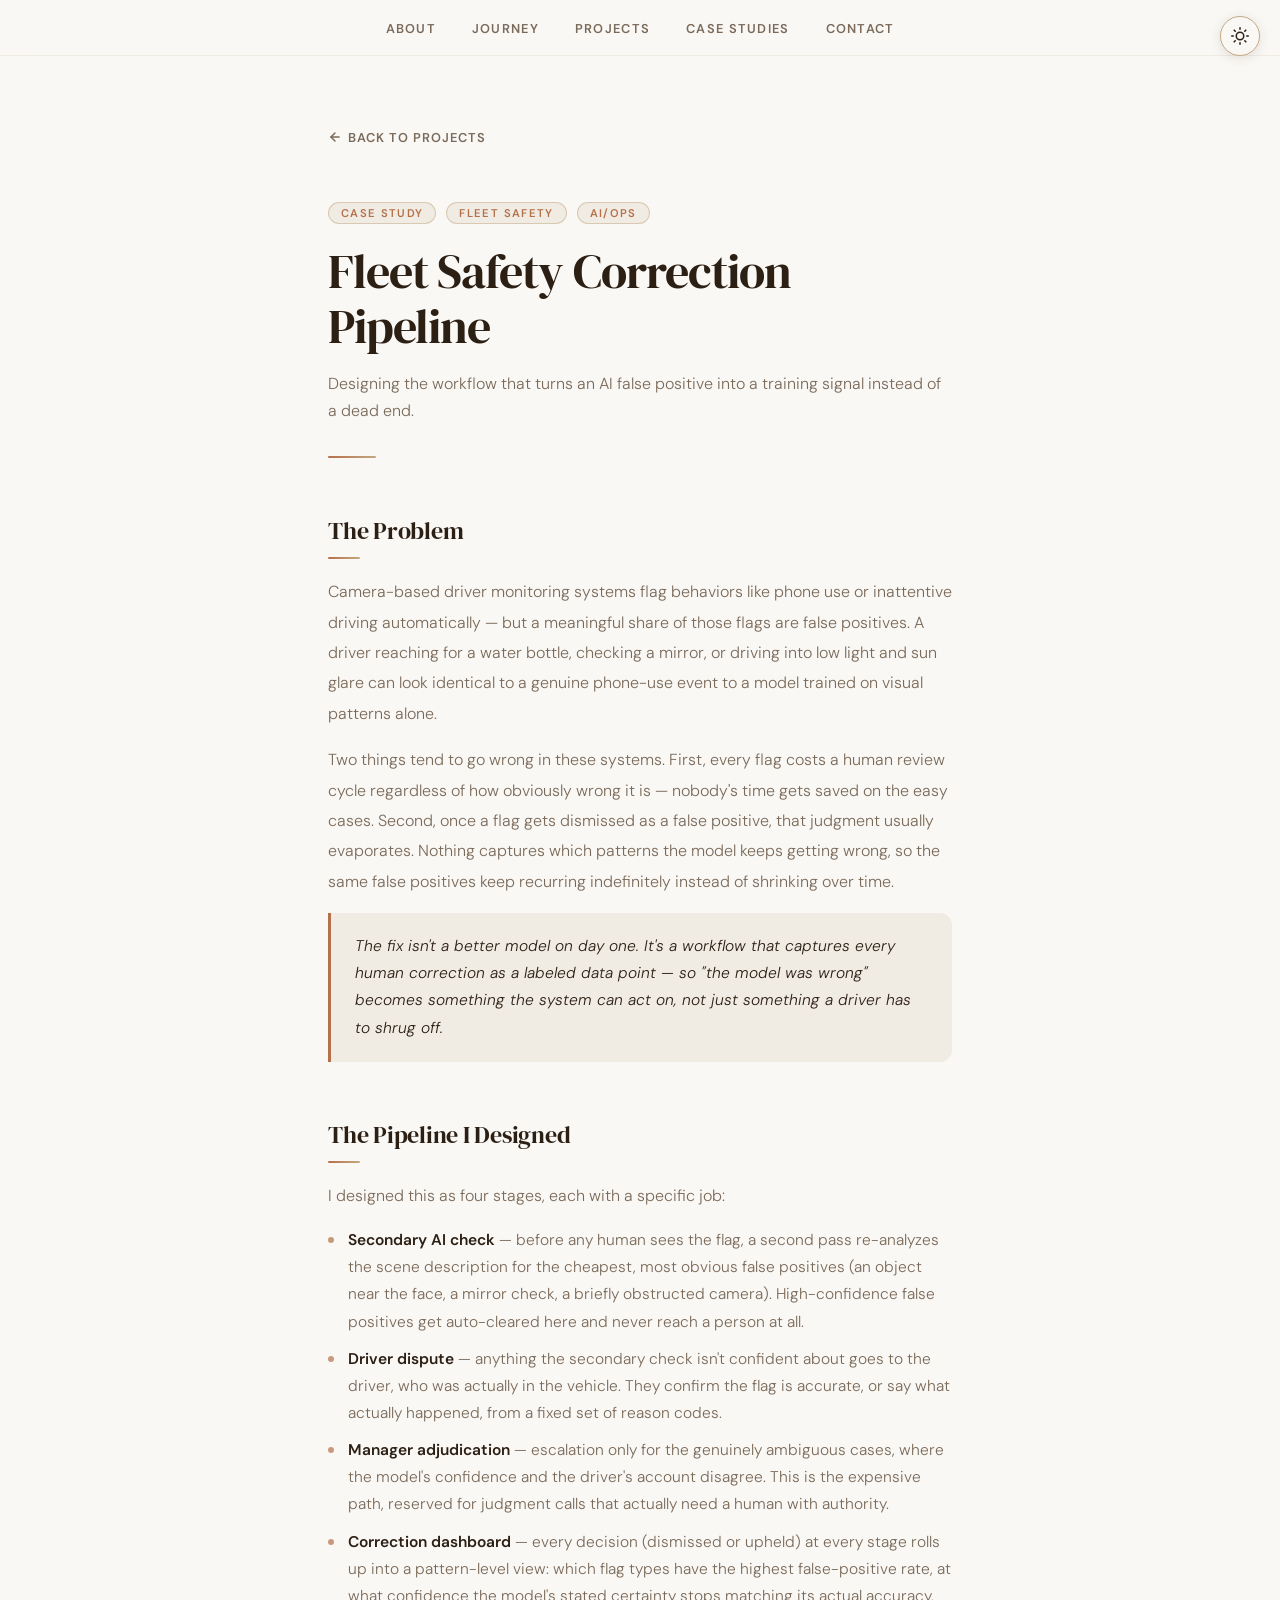
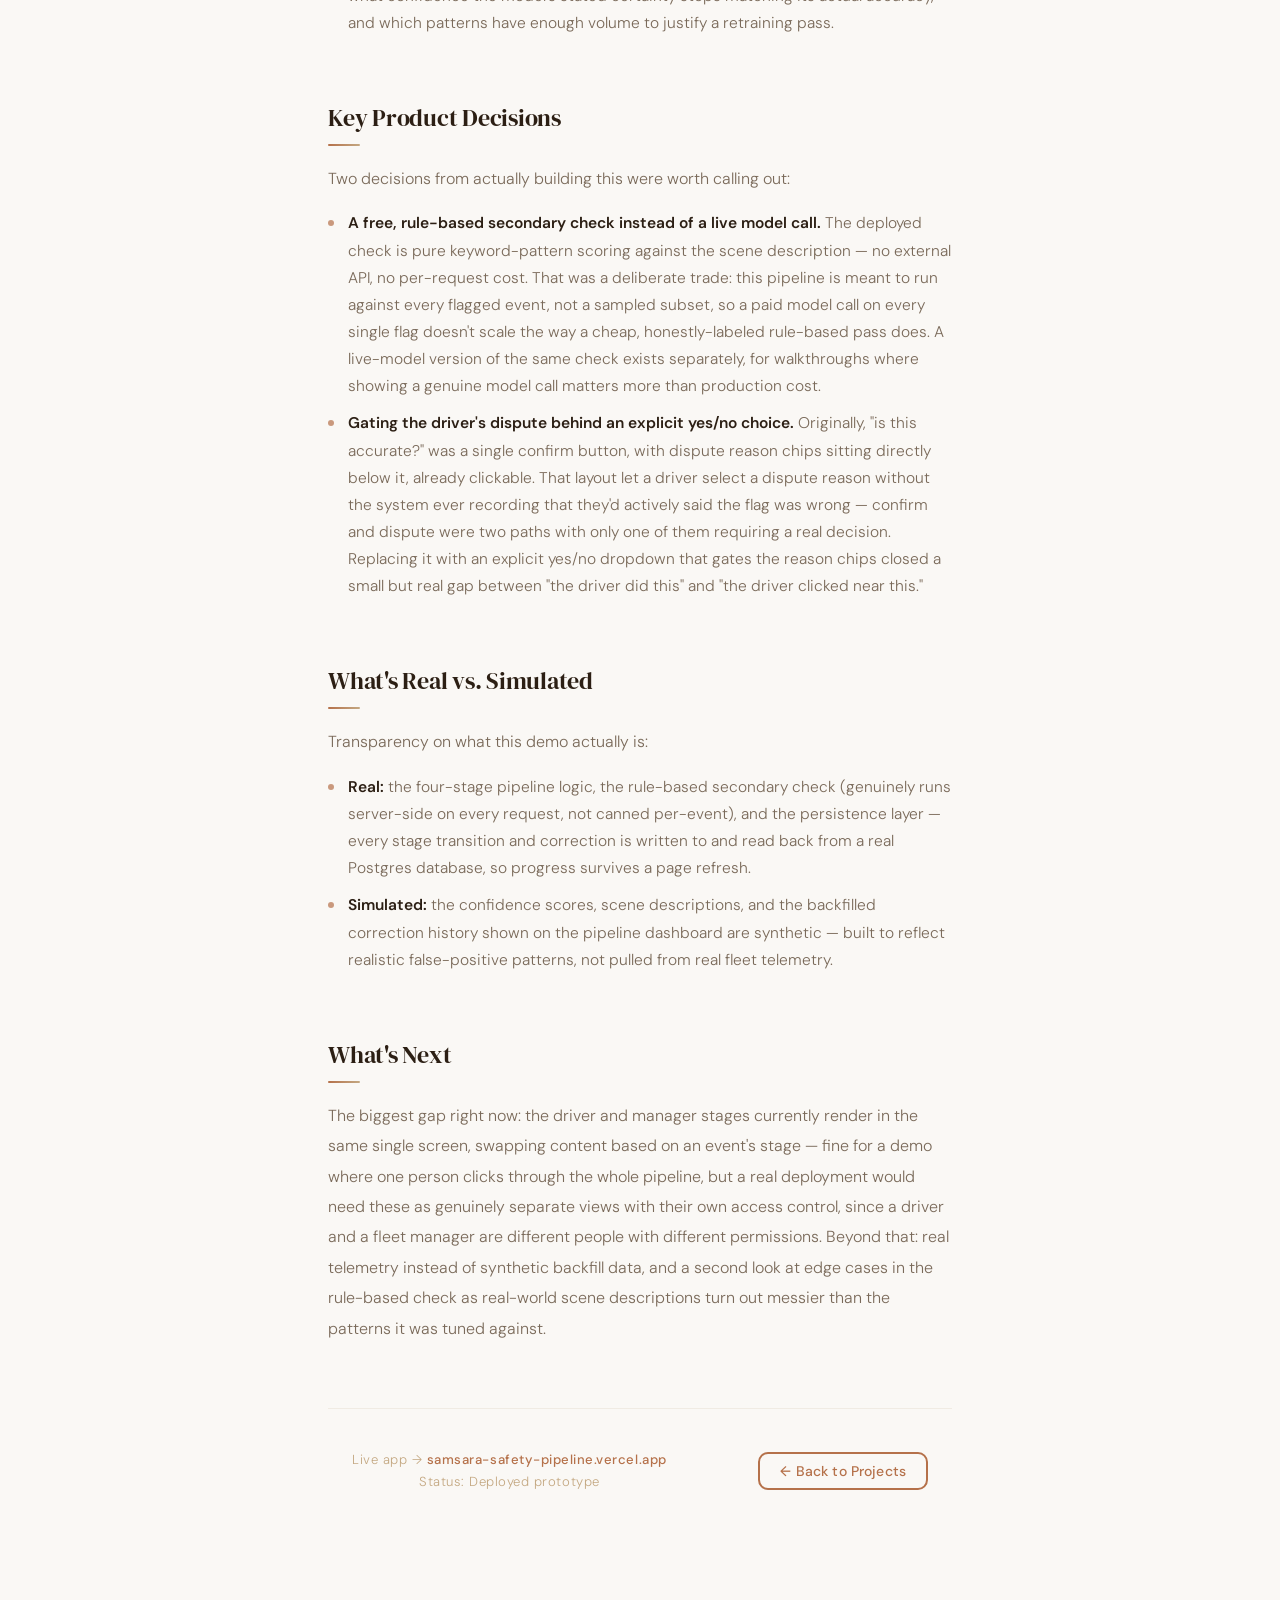
<file: samsara.html>
<!DOCTYPE html>
<html lang="en">
<head>
  <meta charset="UTF-8" />
  <meta name="viewport" content="width=device-width, initial-scale=1.0" />
  <title>Fleet Safety Correction Pipeline — Case Study · Mamta Pandey</title>
  <link rel="stylesheet" href="styles.css" />
  <script>
    (function () {
      if (localStorage.getItem('theme') === 'dark')
        document.documentElement.setAttribute('data-theme', 'dark');
    })();
  </script>
  <style>
    /* ── Case Study Page ── */
    .cs-page {
      max-width: 720px;
      margin: 0 auto;
      padding: 72px 48px 96px;
    }

    .cs-back {
      display: inline-flex;
      align-items: center;
      gap: 6px;
      font-size: 0.8rem;
      font-weight: 600;
      letter-spacing: 0.08em;
      text-transform: uppercase;
      color: var(--muted);
      text-decoration: none;
      margin-bottom: 56px;
      transition: color var(--transition);
    }
    .cs-back:hover { color: var(--terracotta); }
    .cs-back svg { transition: transform var(--transition); }
    .cs-back:hover svg { transform: translateX(-3px); }

    .cs-header { margin-bottom: 56px; }

    .cs-label {
      display: flex;
      align-items: center;
      gap: 10px;
      margin-bottom: 20px;
      flex-wrap: wrap;
    }
    .cs-label-tag {
      font-size: 0.7rem;
      font-weight: 600;
      letter-spacing: 0.12em;
      text-transform: uppercase;
      color: var(--terracotta);
      background: var(--sand);
      border: 1px solid rgba(196,168,130,0.5);
      border-radius: 999px;
      padding: 3px 12px;
    }

    .cs-page-title {
      font-family: var(--font-serif);
      font-size: clamp(2rem, 5vw, 3rem);
      font-weight: 400;
      color: var(--espresso);
      line-height: 1.15;
      letter-spacing: -0.02em;
      margin-bottom: 16px;
    }

    .cs-page-subtitle {
      font-size: 1rem;
      font-weight: 300;
      color: var(--muted);
      line-height: 1.7;
    }

    .cs-divider {
      width: 48px;
      height: 2px;
      background: linear-gradient(90deg, var(--terracotta), var(--clay));
      border-radius: 2px;
      margin: 32px 0;
    }

    /* ── Body content ── */
    .cs-body { display: flex; flex-direction: column; gap: 48px; }

    .cs-section h2 {
      font-family: var(--font-serif);
      font-size: 1.5rem;
      font-weight: 400;
      color: var(--espresso);
      letter-spacing: -0.01em;
      margin-bottom: 18px;
    }
    .cs-section h2::after {
      content: '';
      display: block;
      width: 32px;
      height: 2px;
      background: linear-gradient(90deg, var(--terracotta), var(--clay));
      border-radius: 2px;
      margin-top: 10px;
    }

    .cs-section p {
      font-size: 1rem;
      font-weight: 300;
      line-height: 1.9;
      color: var(--muted);
      margin-bottom: 16px;
    }
    .cs-section p:last-child { margin-bottom: 0; }

    .cs-section strong {
      font-weight: 600;
      color: var(--espresso);
    }

    /* Insight callout */
    .cs-callout {
      background: var(--sand);
      border-left: 3px solid var(--terracotta);
      border-radius: 0 12px 12px 0;
      padding: 20px 24px;
      margin: 8px 0;
    }
    .cs-callout p {
      font-size: 0.97rem;
      font-style: italic;
      color: var(--espresso);
      margin: 0;
      line-height: 1.75;
    }

    /* Bullet lists */
    .cs-list {
      list-style: none;
      padding: 0;
      margin: 8px 0 16px;
      display: flex;
      flex-direction: column;
      gap: 10px;
    }
    .cs-list li {
      font-size: 0.97rem;
      font-weight: 300;
      line-height: 1.75;
      color: var(--muted);
      padding-left: 20px;
      position: relative;
    }
    .cs-list li::before {
      content: '';
      position: absolute;
      left: 0;
      top: 10px;
      width: 6px;
      height: 6px;
      border-radius: 50%;
      background: var(--terracotta);
      opacity: 0.7;
    }

    /* Footer CTA */
    .cs-footer {
      margin-top: 64px;
      padding-top: 40px;
      border-top: 1px solid var(--sand);
      display: flex;
      align-items: center;
      justify-content: space-between;
      flex-wrap: wrap;
      gap: 16px;
    }
    .cs-footer-meta {
      font-size: 0.82rem;
      font-weight: 300;
      color: var(--clay);
      line-height: 1.7;
    }
    .cs-footer-meta a {
      color: var(--terracotta);
      text-decoration: none;
      font-weight: 500;
      transition: color var(--transition);
    }
    .cs-footer-meta a:hover { color: var(--espresso); }

    @media (max-width: 768px) {
      .cs-page { padding: 48px 24px 72px; }
      .cs-footer { flex-direction: column; align-items: flex-start; }
    }
  </style>
</head>
<body>

  <nav class="site-nav" aria-label="Page sections">
    <ul class="nav-links">
      <li><a href="index.html#about">About</a></li>
      <li><a href="index.html#journey">Journey</a></li>
      <li><a href="index.html#projects">Projects</a></li>
      <li><a href="index.html#casestudies">Case Studies</a></li>
      <li><a href="mailto:mamta.p6012@gmail.com">Contact</a></li>
    </ul>
  </nav>

  <button class="theme-toggle" id="themeToggle" aria-label="Toggle dark mode">
    <span class="icon-sun">
      <svg xmlns="http://www.w3.org/2000/svg" width="18" height="18" viewBox="0 0 24 24" fill="none" stroke="currentColor" stroke-width="2" stroke-linecap="round" stroke-linejoin="round"><circle cx="12" cy="12" r="5"/><line x1="12" y1="1" x2="12" y2="3"/><line x1="12" y1="21" x2="12" y2="23"/><line x1="4.22" y1="4.22" x2="5.64" y2="5.64"/><line x1="18.36" y1="18.36" x2="19.78" y2="19.78"/><line x1="1" y1="12" x2="3" y2="12"/><line x1="21" y1="12" x2="23" y2="12"/><line x1="4.22" y1="19.78" x2="5.64" y2="18.36"/><line x1="18.36" y1="5.64" x2="19.78" y2="4.22"/></svg>
    </span>
    <span class="icon-moon">
      <svg xmlns="http://www.w3.org/2000/svg" width="18" height="18" viewBox="0 0 24 24" fill="none" stroke="currentColor" stroke-width="2" stroke-linecap="round" stroke-linejoin="round"><path d="M21 12.79A9 9 0 1 1 11.21 3 7 7 0 0 0 21 12.79z"/></svg>
    </span>
  </button>

  <article class="cs-page">

    <a class="cs-back" href="index.html#projects">
      <svg xmlns="http://www.w3.org/2000/svg" width="14" height="14" viewBox="0 0 24 24" fill="none" stroke="currentColor" stroke-width="2.5" stroke-linecap="round" stroke-linejoin="round"><line x1="19" y1="12" x2="5" y2="12"/><polyline points="12 19 5 12 12 5"/></svg>
      Back to Projects
    </a>

    <header class="cs-header">
      <div class="cs-label">
        <span class="cs-label-tag">Case Study</span>
        <span class="cs-label-tag">Fleet Safety</span>
        <span class="cs-label-tag">AI/Ops</span>
      </div>
      <h1 class="cs-page-title">Fleet Safety Correction Pipeline</h1>
      <p class="cs-page-subtitle">Designing the workflow that turns an AI false positive into a training signal instead of a dead end.</p>
      <div class="cs-divider"></div>
    </header>

    <div class="cs-body">

      <div class="cs-section">
        <h2>The Problem</h2>
        <p>Camera-based driver monitoring systems flag behaviors like phone use or inattentive driving automatically — but a meaningful share of those flags are false positives. A driver reaching for a water bottle, checking a mirror, or driving into low light and sun glare can look identical to a genuine phone-use event to a model trained on visual patterns alone.</p>
        <p>Two things tend to go wrong in these systems. First, every flag costs a human review cycle regardless of how obviously wrong it is — nobody's time gets saved on the easy cases. Second, once a flag gets dismissed as a false positive, that judgment usually evaporates. Nothing captures which patterns the model keeps getting wrong, so the same false positives keep recurring indefinitely instead of shrinking over time.</p>
        <div class="cs-callout">
          <p>The fix isn't a better model on day one. It's a workflow that captures every human correction as a labeled data point — so "the model was wrong" becomes something the system can act on, not just something a driver has to shrug off.</p>
        </div>
      </div>

      <div class="cs-section">
        <h2>The Pipeline I Designed</h2>
        <p>I designed this as four stages, each with a specific job:</p>
        <ul class="cs-list">
          <li><strong>Secondary AI check</strong> — before any human sees the flag, a second pass re-analyzes the scene description for the cheapest, most obvious false positives (an object near the face, a mirror check, a briefly obstructed camera). High-confidence false positives get auto-cleared here and never reach a person at all.</li>
          <li><strong>Driver dispute</strong> — anything the secondary check isn't confident about goes to the driver, who was actually in the vehicle. They confirm the flag is accurate, or say what actually happened, from a fixed set of reason codes.</li>
          <li><strong>Manager adjudication</strong> — escalation only for the genuinely ambiguous cases, where the model's confidence and the driver's account disagree. This is the expensive path, reserved for judgment calls that actually need a human with authority.</li>
          <li><strong>Correction dashboard</strong> — every decision (dismissed or upheld) at every stage rolls up into a pattern-level view: which flag types have the highest false-positive rate, at what confidence the model's stated certainty stops matching its actual accuracy, and which patterns have enough volume to justify a retraining pass.</li>
        </ul>
      </div>

      <div class="cs-section">
        <h2>Key Product Decisions</h2>
        <p>Two decisions from actually building this were worth calling out:</p>
        <ul class="cs-list">
          <li><strong>A free, rule-based secondary check instead of a live model call.</strong> The deployed check is pure keyword-pattern scoring against the scene description — no external API, no per-request cost. That was a deliberate trade: this pipeline is meant to run against every flagged event, not a sampled subset, so a paid model call on every single flag doesn't scale the way a cheap, honestly-labeled rule-based pass does. A live-model version of the same check exists separately, for walkthroughs where showing a genuine model call matters more than production cost.</li>
          <li><strong>Gating the driver's dispute behind an explicit yes/no choice.</strong> Originally, "is this accurate?" was a single confirm button, with dispute reason chips sitting directly below it, already clickable. That layout let a driver select a dispute reason without the system ever recording that they'd actively said the flag was wrong — confirm and dispute were two paths with only one of them requiring a real decision. Replacing it with an explicit yes/no dropdown that gates the reason chips closed a small but real gap between "the driver did this" and "the driver clicked near this."</li>
        </ul>
      </div>

      <div class="cs-section">
        <h2>What's Real vs. Simulated</h2>
        <p>Transparency on what this demo actually is:</p>
        <ul class="cs-list">
          <li><strong>Real:</strong> the four-stage pipeline logic, the rule-based secondary check (genuinely runs server-side on every request, not canned per-event), and the persistence layer — every stage transition and correction is written to and read back from a real Postgres database, so progress survives a page refresh.</li>
          <li><strong>Simulated:</strong> the confidence scores, scene descriptions, and the backfilled correction history shown on the pipeline dashboard are synthetic — built to reflect realistic false-positive patterns, not pulled from real fleet telemetry.</li>
        </ul>
      </div>

      <div class="cs-section">
        <h2>What's Next</h2>
        <p>The biggest gap right now: the driver and manager stages currently render in the same single screen, swapping content based on an event's stage — fine for a demo where one person clicks through the whole pipeline, but a real deployment would need these as genuinely separate views with their own access control, since a driver and a fleet manager are different people with different permissions. Beyond that: real telemetry instead of synthetic backfill data, and a second look at edge cases in the rule-based check as real-world scene descriptions turn out messier than the patterns it was tuned against.</p>
      </div>

    </div>

    <footer class="cs-footer">
      <div class="cs-footer-meta">
        <div>Live app → <a href="https://samsara-safety-pipeline.vercel.app" target="_blank" rel="noopener noreferrer">samsara-safety-pipeline.vercel.app</a></div>
        <div>Status: Deployed prototype</div>
      </div>
      <a class="btn btn-resume" href="index.html#projects">← Back to Projects</a>
    </footer>

  </article>

  <script>
    const toggle = document.getElementById('themeToggle');
    toggle.addEventListener('click', () => {
      const isDark = document.documentElement.getAttribute('data-theme') === 'dark';
      const next = isDark ? 'light' : 'dark';
      document.documentElement.setAttribute('data-theme', next);
      localStorage.setItem('theme', next);
    });
  </script>

</body>
</html>
</file>
<file: styles.css>
@import url('https://fonts.googleapis.com/css2?family=DM+Sans:ital,opsz,wght@0,9..40,300;0,9..40,400;0,9..40,500;0,9..40,600;0,9..40,700;1,9..40,300&family=DM+Serif+Display:ital@0;1&display=swap');

/* ── Reset & Base ── */
*, *::before, *::after { box-sizing: border-box; margin: 0; padding: 0; }

:root {
  --cream:      #FAF8F5;
  --sand:       #F0EBE3;
  --clay:       #C4A882;
  --terracotta: #B5714A;
  --espresso:   #2C1F14;
  --muted:      #7A6A5A;
  --white:      #FFFFFF;
  --font-serif: 'DM Serif Display', Georgia, serif;
  --font-sans:  'DM Sans', system-ui, sans-serif;
  --transition: 0.3s ease;
  --nav-h:      56px;
}

[data-theme="dark"] {
  --cream:    #1E1410;
  --sand:     #271A12;
  --espresso: #F2E8DE;
  --muted:    #A89078;
  --white:    #2A1E16;
}

html { scroll-behavior: smooth; }

body {
  font-family: var(--font-sans);
  background-color: var(--cream);
  color: var(--espresso);
  min-height: 100vh;
  display: flex;
  flex-direction: column;
  -webkit-font-smoothing: antialiased;
}

/* ── Sticky Nav ── */
.site-nav {
  position: sticky;
  top: 0;
  z-index: 90;
  background: rgba(250,248,245,0.88);
  backdrop-filter: blur(12px);
  -webkit-backdrop-filter: blur(12px);
  border-bottom: 1px solid var(--sand);
  height: var(--nav-h);
  display: flex;
  align-items: center;
  justify-content: center;
  transition: background-color var(--transition), border-color var(--transition);
}
[data-theme="dark"] .site-nav {
  background: rgba(30,20,16,0.88);
}
.nav-links {
  display: flex;
  gap: 36px;
  list-style: none;
}
.nav-links a {
  font-size: 0.8rem;
  font-weight: 600;
  letter-spacing: 0.1em;
  text-transform: uppercase;
  color: var(--muted);
  text-decoration: none;
  transition: color var(--transition);
  padding: 4px 0;
  position: relative;
}
.nav-links a::after {
  content: '';
  position: absolute;
  bottom: -2px;
  left: 0;
  width: 0;
  height: 2px;
  background: var(--terracotta);
  border-radius: 2px;
  transition: width var(--transition);
}
.nav-links a:hover { color: var(--terracotta); }
.nav-links a:hover::after { width: 100%; }

/* ── Layout ── */
main { flex: 1; display: flex; align-items: center; justify-content: center; padding: 72px 48px; }

.card {
  display: grid;
  grid-template-columns: 260px 1fr;
  gap: 64px;
  align-items: center;
  max-width: 900px;
  width: 100%;
  background: var(--white);
  border-radius: 24px;
  padding: 56px 64px;
  box-shadow:
    0 2px 4px rgba(44,31,20,.04),
    0 8px 32px rgba(44,31,20,.08),
    0 24px 64px rgba(44,31,20,.06);
}

/* ── Photo ── */
.photo-col { display: flex; justify-content: center; }
.photo-wrapper {
  position: relative;
  width: 220px;
  height: 220px;
  flex-shrink: 0;
}
.photo-wrapper::before {
  content: '';
  position: absolute;
  inset: -6px;
  border-radius: 50%;
  background: linear-gradient(135deg, var(--clay), var(--terracotta));
  opacity: 0.3;
  transition: opacity var(--transition);
}
.photo-wrapper:hover::before { opacity: 0.55; }
.photo-circle {
  width: 220px; height: 220px;
  border-radius: 50%;
  object-fit: cover;
  object-position: center top;
  position: relative;
  z-index: 1;
  box-shadow: 0 8px 32px rgba(44,31,20,.14), 0 2px 8px rgba(44,31,20,.08);
  transition: transform var(--transition), box-shadow var(--transition);
}
.photo-wrapper:hover .photo-circle {
  transform: translateY(-4px);
  box-shadow: 0 16px 48px rgba(44,31,20,.18), 0 4px 12px rgba(44,31,20,.1);
}

/* Styled monogram — warm brand colors instead of grey */
.photo-initials {
  width: 220px; height: 220px;
  border-radius: 50%;
  background: linear-gradient(145deg, #D4956A, var(--terracotta), #8B4A28);
  display: flex;
  align-items: center;
  justify-content: center;
  font-family: var(--font-serif);
  font-size: 3.6rem;
  color: rgba(255,255,255,0.92);
  letter-spacing: 0.05em;
  position: relative;
  z-index: 1;
  box-shadow:
    0 8px 32px rgba(44,31,20,.22),
    0 2px 8px rgba(44,31,20,.12),
    inset 0 1px 0 rgba(255,255,255,0.15);
  transition: transform var(--transition);
  user-select: none;
}
.photo-wrapper:hover .photo-initials { transform: translateY(-4px); }

/* ── Text ── */
.text-col { display: flex; flex-direction: column; gap: 16px; }

/* Signature element: name with animated underline drawn on load */
.name-wrap { position: relative; display: inline-block; }
.name {
  font-family: var(--font-serif);
  font-size: clamp(2.2rem, 4.5vw, 3.2rem);
  font-weight: 400;
  line-height: 1.1;
  color: var(--espresso);
  letter-spacing: -0.01em;
}
.name-underline {
  display: block;
  margin-top: 6px;
  width: 100%;
  height: 3px;
  overflow: visible;
}
.name-underline path {
  stroke: var(--terracotta);
  stroke-width: 2.5;
  fill: none;
  stroke-linecap: round;
  stroke-dasharray: 320;
  stroke-dashoffset: 320;
  animation: drawLine 1.1s cubic-bezier(.4,0,.2,1) 0.4s forwards;
}
@keyframes drawLine {
  to { stroke-dashoffset: 0; }
}

.tagline {
  font-size: 0.72rem;
  font-weight: 600;
  color: var(--terracotta);
  letter-spacing: 0.13em;
  text-transform: uppercase;
  line-height: 1.6;
}
.divider {
  width: 40px;
  height: 2px;
  background: linear-gradient(90deg, var(--terracotta), var(--clay));
  border-radius: 2px;
  margin: 2px 0;
}
.intro {
  font-size: 1rem;
  font-weight: 300;
  line-height: 1.85;
  color: var(--muted);
  max-width: 480px;
}

/* ── Open To Pills ── */
.looking-for {
  display: flex;
  flex-wrap: wrap;
  align-items: center;
  gap: 8px;
  margin-top: 2px;
}
.looking-for-label {
  font-size: 0.72rem;
  font-weight: 600;
  letter-spacing: 0.1em;
  text-transform: uppercase;
  color: var(--muted);
  margin-right: 2px;
}
.looking-for-pill {
  font-size: 0.75rem;
  font-weight: 500;
  background: var(--sand);
  color: var(--terracotta);
  border: 1px solid rgba(196,168,130,0.5);
  border-radius: 999px;
  padding: 3px 11px;
  letter-spacing: 0.02em;
  transition: background-color var(--transition), color var(--transition), border-color var(--transition);
  cursor: default;
}
.looking-for-pill:hover {
  background: var(--terracotta);
  color: var(--white);
  border-color: var(--terracotta);
}

/* ── Buttons ── */
.btn-row { display: flex; flex-wrap: wrap; gap: 10px; margin-top: 6px; }
.btn {
  display: inline-block;
  padding: 10px 20px;
  border-radius: 10px;
  font-family: var(--font-sans);
  font-size: 0.875rem;
  font-weight: 500;
  text-decoration: none;
  letter-spacing: 0.01em;
  transition: transform var(--transition), box-shadow var(--transition), background-color var(--transition), color var(--transition);
  white-space: nowrap;
}
.btn:hover { transform: translateY(-2px); box-shadow: 0 6px 20px rgba(0,0,0,.14); }
.btn:active { transform: translateY(0); }
.btn-linkedin { background-color: #0A66C2; color: #fff; }
.btn-linkedin:hover { background-color: #0858a8; }
.btn-resume {
  background-color: transparent;
  color: var(--terracotta);
  border: 2px solid var(--terracotta);
  padding: 8px 20px;
}
.btn-resume:hover { background-color: var(--terracotta); color: var(--white); }
.btn-email {
  background-color: transparent;
  color: var(--espresso);
  border: 2px solid var(--clay);
  padding: 8px 20px;
}
.btn-email:hover { background-color: var(--espresso); color: var(--cream); }

/* ── Journey / Timeline ── */
.journey { background-color: var(--sand); padding: 88px 48px; }
.journey-inner { max-width: 720px; margin: 0 auto; }

.section-title {
  font-family: var(--font-serif);
  font-size: 2rem;
  font-weight: 400;
  color: var(--espresso);
  margin-bottom: 48px;
  letter-spacing: -0.01em;
}
.section-title::after {
  content: '';
  display: block;
  width: 40px;
  height: 2px;
  background: linear-gradient(90deg, var(--terracotta), var(--clay));
  border-radius: 2px;
  margin-top: 14px;
}

.timeline { position: relative; padding-left: 28px; }
.timeline::before {
  content: '';
  position: absolute;
  left: 6px; top: 8px; bottom: 8px;
  width: 2px;
  background: linear-gradient(to bottom, var(--terracotta), var(--clay), transparent);
  border-radius: 2px;
}

.timeline-item {
  position: relative;
  padding-bottom: 44px;
  animation: fadeUp 0.6s ease both;
}
.timeline-item:last-child { padding-bottom: 0; }
.timeline-item:nth-child(1) { animation-delay: 0.10s; }
.timeline-item:nth-child(2) { animation-delay: 0.25s; }
.timeline-item:nth-child(3) { animation-delay: 0.40s; }
.timeline-item:nth-child(4) { animation-delay: 0.55s; }

.timeline-dot {
  position: absolute;
  left: -28px; top: 8px;
  width: 14px; height: 14px;
  border-radius: 50%;
  background: var(--terracotta);
  border: 2px solid var(--cream);
  box-shadow: 0 0 0 2px var(--terracotta);
  transition: transform var(--transition);
}
.timeline-item:hover .timeline-dot { transform: scale(1.3); }

.timeline-content {
  padding: 14px 18px 14px 16px;
  border-radius: 12px;
  transition: background-color var(--transition), box-shadow var(--transition);
}
.timeline-item:hover .timeline-content {
  background-color: var(--white);
  box-shadow: 0 2px 16px rgba(44,31,20,.07);
}
.timeline-year {
  font-size: 0.75rem;
  font-weight: 600;
  letter-spacing: 0.1em;
  text-transform: uppercase;
  color: var(--terracotta);
}
.timeline-role {
  font-family: var(--font-sans);
  font-size: 1rem;
  font-weight: 600;
  color: var(--espresso);
  margin: 6px 0 2px;
  line-height: 1.4;
}
.timeline-org {
  font-size: 0.875rem;
  font-weight: 500;
  color: var(--clay);
  margin-bottom: 8px;
}
.timeline-desc {
  font-size: 0.92rem;
  font-weight: 300;
  line-height: 1.8;
  color: var(--muted);
}

/* ── Projects ── */
.projects { background-color: var(--cream); padding: 88px 48px; }
.projects-inner { max-width: 900px; margin: 0 auto; }

.projects-grid {
  display: grid;
  grid-template-columns: repeat(2, 1fr);
  gap: 24px;
}

.project-card {
  background: var(--white);
  border-radius: 16px;
  padding: 28px;
  display: flex;
  flex-direction: column;
  gap: 12px;
  box-shadow:
    0 2px 4px rgba(44,31,20,.04),
    0 8px 24px rgba(44,31,20,.07);
  transition: transform var(--transition), box-shadow var(--transition);
}
.project-card:hover {
  transform: translateY(-4px);
  box-shadow: 0 4px 8px rgba(44,31,20,.06), 0 16px 40px rgba(44,31,20,.12);
}
.project-card-header {
  display: flex;
  align-items: flex-start;
  justify-content: space-between;
  gap: 8px;
}
.project-tag {
  font-size: 0.7rem;
  font-weight: 600;
  letter-spacing: 0.1em;
  text-transform: uppercase;
  color: var(--terracotta);
  line-height: 1.5;
}
.project-link-icon {
  color: var(--clay);
  display: flex;
  align-items: center;
  flex-shrink: 0;
  transition: color var(--transition), transform var(--transition);
}
.project-link-icon:hover { color: var(--terracotta); transform: translate(2px, -2px); }
.project-name {
  font-family: var(--font-serif);
  font-size: 1.35rem;
  font-weight: 400;
  color: var(--espresso);
  letter-spacing: -0.01em;
}
.project-desc {
  font-size: 0.9rem;
  font-weight: 300;
  line-height: 1.8;
  color: var(--muted);
  flex: 1;
}
.project-cta {
  font-size: 0.83rem;
  font-weight: 500;
  color: var(--terracotta);
  text-decoration: none;
  letter-spacing: 0.01em;
  margin-top: 4px;
  transition: letter-spacing var(--transition), color var(--transition);
  display: inline-block;
}
.project-cta:hover { letter-spacing: 0.04em; color: var(--espresso); }
.muted-cta {
  font-size: 0.8rem;
  font-weight: 400;
  color: var(--clay);
  font-style: italic;
  margin-top: 4px;
}

/* ── Case Studies ── */
.casestudies {
  background-color: #F5F0E8;
  padding: 88px 48px;
  position: relative;
  overflow: hidden;
}
.casestudies::before {
  content: '';
  position: absolute;
  right: -120px;
  top: -80px;
  width: 400px;
  height: 400px;
  border-radius: 50%;
  background: radial-gradient(circle, rgba(181,113,74,0.07) 0%, transparent 70%);
  pointer-events: none;
}
[data-theme="dark"] .casestudies { background-color: #231810; }

.casestudies-inner { max-width: 900px; margin: 0 auto; position: relative; }

.section-subtitle {
  font-size: 0.95rem;
  font-weight: 300;
  color: var(--muted);
  line-height: 1.75;
  margin-top: -32px;
  margin-bottom: 44px;
  max-width: 580px;
}

.casestudies-list {
  display: grid;
  grid-template-columns: repeat(2, 1fr);
  gap: 24px;
}
.cs-card {
  background: var(--white);
  border-radius: 16px;
  padding: 28px 28px 28px 24px;
  display: flex;
  flex-direction: column;
  gap: 10px;
  box-shadow: 0 2px 4px rgba(44,31,20,.04), 0 8px 24px rgba(44,31,20,.07);
  transition: transform var(--transition), box-shadow var(--transition);
  border-left: 3px solid var(--terracotta);
}
.cs-card:hover {
  transform: translateY(-4px);
  box-shadow: 0 4px 8px rgba(44,31,20,.06), 0 16px 40px rgba(44,31,20,.12);
}
.cs-tag {
  font-size: 0.7rem;
  font-weight: 600;
  letter-spacing: 0.1em;
  text-transform: uppercase;
  color: var(--terracotta);
}
.cs-title {
  font-family: var(--font-serif);
  font-size: 1.2rem;
  font-weight: 400;
  color: var(--espresso);
  letter-spacing: -0.01em;
  line-height: 1.35;
}
.cs-desc {
  font-size: 0.9rem;
  font-weight: 300;
  line-height: 1.8;
  color: var(--muted);
  flex: 1;
}
.cs-cta {
  font-size: 0.83rem;
  font-weight: 500;
  color: var(--terracotta);
  text-decoration: none;
  letter-spacing: 0.01em;
  transition: letter-spacing var(--transition), color var(--transition);
  display: inline-block;
}
.cs-cta:hover { letter-spacing: 0.04em; color: var(--espresso); }

/* ── Footer ── */
footer {
  text-align: center;
  padding: 28px 24px;
  font-size: 0.82rem;
  color: var(--clay);
  letter-spacing: 0.04em;
  border-top: 1px solid var(--sand);
  display: flex;
  align-items: center;
  justify-content: center;
  gap: 16px;
  flex-wrap: wrap;
}
footer a {
  color: var(--clay);
  text-decoration: none;
  transition: color var(--transition);
}
footer a:hover { color: var(--terracotta); }
footer .footer-dot { opacity: 0.4; }

/* ── Theme Toggle ── */
.theme-toggle {
  position: fixed;
  top: 16px; right: 20px;
  width: 40px; height: 40px;
  border-radius: 50%;
  border: 1.5px solid var(--clay);
  background: var(--cream);
  color: var(--espresso);
  cursor: pointer;
  display: flex;
  align-items: center;
  justify-content: center;
  padding: 0;
  z-index: 100;
  box-shadow: 0 2px 12px rgba(44,31,20,.12);
  transition: background-color var(--transition), color var(--transition), border-color var(--transition), transform var(--transition), box-shadow var(--transition);
}
.theme-toggle:hover { transform: scale(1.1); box-shadow: 0 4px 20px rgba(44,31,20,.2); }
.icon-sun, .icon-moon { display: flex; align-items: center; justify-content: center; }
.icon-moon { display: none; }
[data-theme="dark"] .icon-sun  { display: none; }
[data-theme="dark"] .icon-moon { display: flex; }

/* ── Entrance animations ── */
@keyframes fadeUp {
  from { opacity: 0; transform: translateY(18px); }
  to   { opacity: 1; transform: translateY(0); }
}
.photo-col { animation: fadeUp 0.6s ease both; }
.text-col  { animation: fadeUp 0.6s ease 0.15s both; }

/* Smooth background transitions */
body, main, .journey, .projects, .casestudies, footer, .card {
  transition: background-color var(--transition), border-color var(--transition);
}

/* ── Scroll-reveal for sections ── */
.reveal {
  opacity: 0;
  transform: translateY(24px);
  transition: opacity 0.65s ease, transform 0.65s ease;
}
.reveal.visible {
  opacity: 1;
  transform: translateY(0);
}

/* ── Reduced motion ── */
@media (prefers-reduced-motion: reduce) {
  *, *::before, *::after { animation-duration: 0.01ms !important; transition-duration: 0.01ms !important; }
}

/* ── Mobile ── */
@media (max-width: 768px) {
  .site-nav { display: none; }
  main { padding: 40px 20px; }
  .card {
    grid-template-columns: 1fr;
    gap: 36px;
    text-align: center;
    padding: 36px 24px;
    border-radius: 20px;
  }
  .photo-col { justify-content: center; }
  .photo-wrapper, .photo-circle, .photo-initials { width: 160px; height: 160px; }
  .photo-initials { font-size: 2.8rem; }
  .divider, .name-underline { margin-left: auto; margin-right: auto; }
  .intro { max-width: 100%; }
  .looking-for { justify-content: center; }
  .btn-row { justify-content: center; }
  .journey, .projects, .casestudies { padding: 64px 20px; }
  .projects-grid, .casestudies-list { grid-template-columns: 1fr; }
  .section-subtitle { margin-top: -24px; }
  footer { gap: 10px; }
}

@media (max-width: 480px) {
  .nav-links { gap: 20px; }
}
</file>
